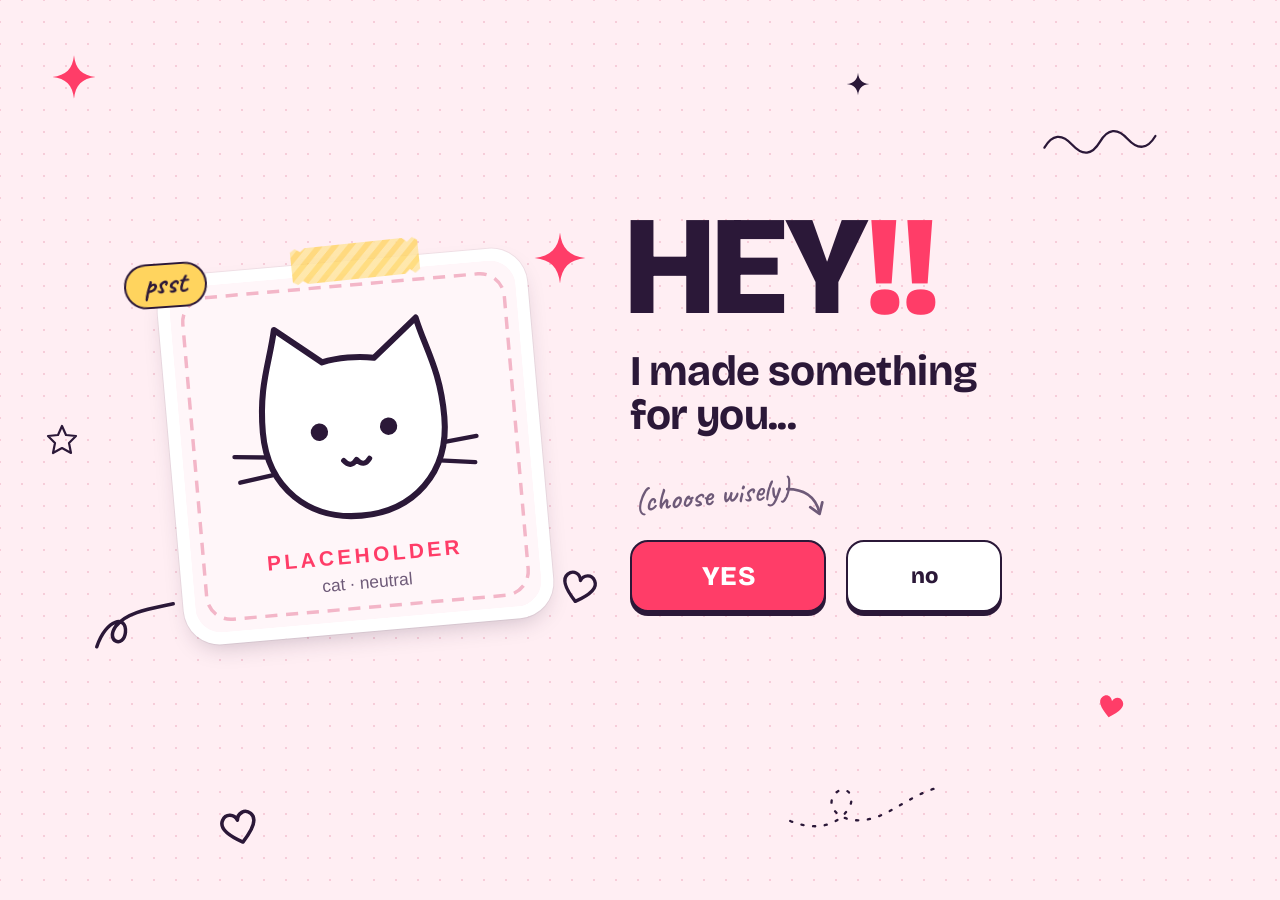
<file: index.html>
<!DOCTYPE html>
<html lang="en">
<head>
  <meta charset="UTF-8">
  <meta name="viewport" content="width=device-width, initial-scale=1, viewport-fit=cover">
  <meta name="theme-color" content="#ffeef3">
  <meta name="description" content="a little something for you">
  <title>a little something for you</title>
  <link rel="icon" href="data:image/svg+xml,%3Csvg xmlns='http://www.w3.org/2000/svg' viewBox='0 0 32 32'%3E%3Cpath d='M16 28C5 20 2 14 5 9c3-5 9-4 11 1 2-5 8-6 11-1 3 5 0 11-11 19z' fill='%23ff3d68' stroke='%232b1838' stroke-width='2.5'/%3E%3C/svg%3E">

  <link rel="preload" href="assets/fonts/bricolage-grotesque.woff2" as="font" type="font/woff2" crossorigin>
  <link rel="preload" href="assets/fonts/caveat.woff2" as="font" type="font/woff2" crossorigin>

  <link rel="stylesheet" href="css/fonts.css">
  <link rel="stylesheet" href="css/tokens.css">
  <link rel="stylesheet" href="css/base.css">
  <link rel="stylesheet" href="css/components.css">
  <link rel="stylesheet" href="css/scenes.css">
  <link rel="stylesheet" href="css/motion.css">

  <!-- content first, then the engine -->
  <script src="js/config.js" defer></script>
  <script src="js/utils.js" defer></script>
  <script src="js/reactions.js" defer></script>
  <script src="js/scenes.js" defer></script>
  <script src="js/intro.js" defer></script>
  <script src="js/opening.js" defer></script>
  <script src="js/reveal.js" defer></script>
  <script src="js/music.js" defer></script>
  <script src="js/song.js" defer></script>
  <script src="js/lightbox.js" defer></script>
  <script src="js/lore.js" defer></script>
  <script src="js/memories.js" defer></script>
  <script src="js/letter.js" defer></script>
  <script src="js/easter-egg.js" defer></script>
  <script src="js/parallax.js" defer></script>
  <script src="js/main.js" defer></script>
</head>
<body>

  <noscript>
    <p class="noscript">this surprise needs JavaScript turned on ♡</p>
  </noscript>

  <!-- doodle sprite: draw once, <use> anywhere -->
  <svg width="0" height="0" style="position:absolute" aria-hidden="true" focusable="false">
    <symbol id="d-sparkle" viewBox="0 0 34 34"><path d="M17 1c1 10 6 15 16 16-10 1-15 6-16 16-1-10-6-15-16-16 10-1 15-6 16-16z"/></symbol>
    <symbol id="d-heart" viewBox="0 0 26 24"><path d="M13 22C4 15 1 10 4 6c3-4 8-2 9 2 1-4 6-6 9-2 3 4 0 9-9 16z"/></symbol>
    <symbol id="d-swirl" viewBox="0 0 54 34"><path d="M3 30c6-18 19-20 18-9-1 10-13 6-6-4 7-9 22-11 36-14"/></symbol>
    <symbol id="d-arrow" viewBox="0 0 32 30"><path d="M2 3c12 1 22 7 24 21"/><path d="M19 19l7 6 3-9"/></symbol>
    <symbol id="d-wave" viewBox="0 0 120 30"><path d="M3 15c9-12 18-12 27 0s18 12 27 0 18-12 27 0 18 12 27 0"/></symbol>
    <symbol id="d-star" viewBox="0 0 34 34"><path d="M17 3l4 9 10 1-7 7 2 10-9-5-9 5 2-10-7-7 10-1z"/></symbol>
    <symbol id="i-play" viewBox="0 0 24 24"><path d="M8 4.8v14.4a1 1 0 0 0 1.5.86l11.2-7.2a1 1 0 0 0 0-1.72L9.5 3.94A1 1 0 0 0 8 4.8z" fill="currentColor"/></symbol>
    <symbol id="i-pause" viewBox="0 0 24 24"><rect x="5.5" y="4" width="4.6" height="16" rx="1.4" fill="currentColor"/><rect x="13.9" y="4" width="4.6" height="16" rx="1.4" fill="currentColor"/></symbol>
    <symbol id="i-vol" viewBox="0 0 24 24"><path d="M3 9.5v5h4l5 4.5v-14l-5 4.5z" fill="currentColor"/><path d="M15.5 9a4 4 0 0 1 0 6M18 6.5a7.5 7.5 0 0 1 0 11" fill="none" stroke="currentColor" stroke-width="2" stroke-linecap="round"/></symbol>
    <symbol id="i-mute" viewBox="0 0 24 24"><path d="M3 9.5v5h4l5 4.5v-14l-5 4.5z" fill="currentColor"/><path d="M16 9.5l5 5M21 9.5l-5 5" fill="none" stroke="currentColor" stroke-width="2" stroke-linecap="round"/></symbol>
    <symbol id="d-pencil" viewBox="0 0 40 40"><path d="M7 33l3-11L27 5l8 8-17 17zM10 22l8 8M24 8l8 8"/></symbol>
    <symbol id="d-book" viewBox="0 0 44 34"><path d="M22 8C16 3 9 3 3 5v24c6-2 13-2 19 3 6-5 13-5 19-3V5c-6-2-13-2-19 3zM22 8v24"/></symbol>
    <symbol id="d-fries" viewBox="0 0 36 40"><path d="M7 17h22l-3 21H10zM11 17V6M16 17V3M21 17V5M25 17V8M12 26c3 2 9 2 12 0"/></symbol>
    <symbol id="d-flower" viewBox="0 0 36 36"><circle cx="18" cy="9" r="6"/><circle cx="27" cy="18" r="6"/><circle cx="18" cy="27" r="6"/><circle cx="9" cy="18" r="6"/><circle cx="18" cy="18" r="3.5"/></symbol>
    <symbol id="i-prev" viewBox="0 0 24 24"><path d="M15 5l-7 7 7 7" fill="none" stroke="currentColor" stroke-width="3" stroke-linecap="round" stroke-linejoin="round"/></symbol>
    <symbol id="i-next" viewBox="0 0 24 24"><path d="M9 5l7 7-7 7" fill="none" stroke="currentColor" stroke-width="3" stroke-linecap="round" stroke-linejoin="round"/></symbol>
    <symbol id="i-close" viewBox="0 0 24 24"><path d="M6 6l12 12M18 6L6 18" fill="none" stroke="currentColor" stroke-width="3" stroke-linecap="round"/></symbol>
    <symbol id="d-loop" viewBox="0 0 150 60"><path d="M3 45c25 10 45 4 55-12 8-14-6-24-14-12-9 13 10 28 34 22 22-5 42-26 68-30" stroke-dasharray="2 9"/></symbol>
  </svg>

  <!-- screen-reader announcements (cat reactions, status) -->
  <p id="live" class="sr-only" aria-live="polite"></p>

  <main id="experience">

    <!-- ============================================================
         1 · INTRO
    ============================================================= -->
    <section class="scene scene--intro" data-scene="intro" aria-labelledby="intro-title" hidden>

      <!-- desktop-only decoration scattered around the composition -->
      <div class="intro__decor" aria-hidden="true">
        <span class="decor decor--1" data-depth="-16"><svg class="doodle doodle--accent doodle--filled doodle--drift" viewBox="0 0 34 34"><use href="#d-sparkle"/></svg></span>
        <span class="decor decor--2" data-depth="12"><svg class="doodle doodle--drift-slow" viewBox="0 0 26 24"><use href="#d-heart"/></svg></span>
        <span class="decor decor--3" data-depth="10"><svg class="doodle" viewBox="0 0 120 30"><use href="#d-wave"/></svg></span>
        <span class="decor decor--4" data-depth="-12"><svg class="doodle doodle--accent doodle--filled doodle--drift" viewBox="0 0 26 24"><use href="#d-heart"/></svg></span>
        <span class="decor decor--5" data-depth="8"><svg class="doodle doodle--drift-slow" viewBox="0 0 34 34"><use href="#d-star"/></svg></span>
        <span class="decor decor--6" data-depth="-8"><svg class="doodle doodle--filled doodle--drift" viewBox="0 0 34 34"><use href="#d-sparkle"/></svg></span>
        <span class="decor decor--7" data-depth="6"><svg class="doodle" viewBox="0 0 150 60"><use href="#d-loop"/></svg></span>
      </div>

      <div class="scene__inner intro__inner">

        <div class="intro__cat" data-stagger data-depth="5">
          <span class="tag intro__tag" data-text="intro.tag">psst</span>
          <span class="tape"></span>
          <div class="sticker">
            <img id="intro-cat" class="sticker__media" src="" alt="" width="460" height="460">
          </div>
          <svg class="doodle doodle--accent doodle--filled doodle--drift intro__sparkle" viewBox="0 0 34 34" aria-hidden="true"><use href="#d-sparkle"/></svg>
          <svg class="doodle doodle--drift-slow intro__heart" viewBox="0 0 26 24" aria-hidden="true"><use href="#d-heart"/></svg>
          <svg class="doodle intro__swirl" viewBox="0 0 54 34" aria-hidden="true"><use href="#d-swirl"/></svg>
        </div>

        <div class="intro__copy">
          <h1 id="intro-title" class="intro__title" data-stagger>HEY!!</h1>
          <p class="intro__line" data-stagger data-text="intro.line">I made something for you...</p>

          <div class="intro__choices" data-stagger>
            <p class="intro__hint hand" aria-hidden="true">
              <span data-text="intro.hint">(choose wisely)</span>
              <svg class="doodle intro__hint-arrow" viewBox="0 0 32 30"><use href="#d-arrow"/></svg>
            </p>
            <button class="btn btn--primary intro__yes" type="button" data-text="intro.yes">YES</button>
            <button class="btn intro__no" type="button" data-text="intro.no">no</button>
          </div>

          <p class="intro__reply hand" aria-live="polite" data-stagger></p>
        </div>
      </div>
    </section>

    <!-- ============================================================
         2 · OPENING
    ============================================================= -->
    <section class="scene" data-scene="opening" aria-label="opening your surprise" hidden>
      <div class="scene__inner opening__inner">
        <div class="opening__cat" data-stagger>
          <div class="sticker">
            <img id="opening-cat" class="sticker__media" src="" alt="" width="132" height="132">
          </div>
        </div>
        <p class="opening__text hand" data-stagger data-focus>
          <span data-text="opening.text">opening</span><span class="opening__dots" aria-hidden="true"><span>.</span><span>.</span><span>.</span></span>
        </p>
        <div class="opening__bar" data-stagger aria-hidden="true"><div class="opening__fill"></div></div>
      </div>
    </section>

    <!-- ============================================================
         3 · REVEAL — the payoff
    ============================================================= -->
    <section class="scene scene--reveal" data-scene="reveal" aria-labelledby="reveal-title" hidden>

      <!-- slow floating hearts & stars behind everything -->
      <div class="reveal__ambient" aria-hidden="true">
        <svg class="floaty floaty--1 doodle doodle--accent doodle--filled" viewBox="0 0 26 24"><use href="#d-heart"/></svg>
        <svg class="floaty floaty--2 doodle" viewBox="0 0 34 34"><use href="#d-star"/></svg>
        <svg class="floaty floaty--3 doodle doodle--filled" viewBox="0 0 34 34"><use href="#d-sparkle"/></svg>
        <svg class="floaty floaty--4 doodle" viewBox="0 0 26 24"><use href="#d-heart"/></svg>
        <svg class="floaty floaty--5 doodle doodle--accent doodle--filled" viewBox="0 0 34 34"><use href="#d-sparkle"/></svg>
        <svg class="floaty floaty--6 doodle doodle--accent doodle--filled" viewBox="0 0 26 24"><use href="#d-heart"/></svg>
        <svg class="floaty floaty--7 doodle" viewBox="0 0 34 34"><use href="#d-star"/></svg>
        <svg class="floaty floaty--8 doodle doodle--filled" viewBox="0 0 34 34"><use href="#d-sparkle"/></svg>
      </div>

      <div class="scene__inner reveal__inner">

        <div class="reveal__copy">
          <span class="tag reveal__kicker" data-text="reveal.kicker">surprise!!</span>
          <!-- visual title is split into letters by js/reveal.js; screen readers get the plain text -->
          <h2 id="reveal-title" class="reveal__title" data-focus>
            <span class="sr-only reveal__title-text"></span>
            <span class="reveal__title-visual" aria-hidden="true"></span>
          </h2>
          <p class="reveal__name"><span class="reveal__name-text" data-text="name">[NAME]</span></p>
        </div>

        <div class="reveal__cat" data-depth="4">
          <span class="tape tape--b"></span>
          <button id="reveal-cat" class="sticker reveal__sticker" type="button" aria-label="the birthday cat">
            <img class="sticker__media" src="" alt="" width="380" height="380">
          </button>
          <svg class="doodle doodle--accent doodle--filled reveal__spark reveal__spark--a" viewBox="0 0 34 34" aria-hidden="true"><use href="#d-sparkle"/></svg>
          <svg class="doodle reveal__spark reveal__spark--b" viewBox="0 0 34 34" aria-hidden="true"><use href="#d-sparkle"/></svg>
        </div>

        <ul class="reveal__goofy" aria-label="goofy pictures"></ul>
      </div>

      <!-- appears once the reveal has played; scrolling works just as well -->
      <button class="cue hand" type="button" hidden>
        <span data-text="reveal.more">there's more</span>
        <svg class="doodle cue__arrow" viewBox="0 0 24 30" aria-hidden="true"><path d="M12 3v22M5 18l7 8 7-8"/></svg>
      </button>
    </section>

    <!-- ============================================================
         4 · SONG — "okay, now listen to this"
         Never autoplays. The player only starts on a press.
    ============================================================= -->
    <section class="scene scene--song" data-scene="song" aria-labelledby="song-heading" hidden>
      <div class="scene__inner song__inner">

        <div class="song__copy">
          <span class="tag song__kicker" data-stagger data-text="song.kicker">okay okay okay</span>
          <h2 id="song-heading" class="song__heading" tabindex="-1" data-stagger data-text="song.heading">now listen to this</h2>
        </div>

        <!-- the cassette: reels turn while playing, tape winds with progress -->
        <div class="song__deck" data-stagger>
          <span class="tape song__deck-tape"></span>
          <div class="cassette" aria-hidden="true">
            <svg class="cassette__art" viewBox="0 0 400 254">
              <rect x="3" y="3" width="394" height="248" rx="22" class="c-body"/>
              <g class="c-screws"><circle cx="20" cy="20" r="6"/><circle cx="380" cy="20" r="6"/><circle cx="20" cy="234" r="6"/><circle cx="380" cy="234" r="6"/></g>
              <rect x="34" y="24" width="332" height="152" rx="14" class="c-label"/>
              <rect x="34" y="150" width="332" height="10" class="c-stripe-a"/>
              <rect x="34" y="160" width="332" height="8" class="c-stripe-b"/>
              <rect x="100" y="88" width="200" height="56" rx="28" class="c-window"/>
              <circle cx="150" cy="116" r="24" class="c-spool c-spool--l"/>
              <circle cx="250" cy="116" r="24" class="c-spool c-spool--r"/>
              <g class="c-reel c-reel--l"><circle cx="150" cy="116" r="15" class="c-hub"/><path d="M150 103v6M161 122.5l-5-3M139 122.5l5-3" class="c-teeth"/></g>
              <g class="c-reel c-reel--r"><circle cx="250" cy="116" r="15" class="c-hub"/><path d="M250 103v6M261 122.5l-5-3M239 122.5l5-3" class="c-teeth"/></g>
              <path d="M92 251l18-46h180l18 46" class="c-foot"/>
              <circle cx="146" cy="230" r="7" class="c-hole"/><circle cx="254" cy="230" r="7" class="c-hole"/>
            </svg>
            <div class="cassette__label">
              <span class="cassette__side">A</span>
              <span class="cassette__title hand" data-text="song.title">[SONG TITLE]</span>
            </div>
          </div>
          <div class="song__cat">
            <div class="sticker"><img id="song-cat" class="sticker__media" src="" alt="" width="140" height="140"></div>
          </div>
        </div>

        <div class="player" data-stagger role="group" aria-labelledby="player-title">
          <div class="player__meta">
            <p id="player-title" class="player__title" data-text="song.title">[SONG TITLE]</p>
            <p class="player__artist" data-text="song.artist">[SONG ARTIST]</p>
          </div>

          <div class="player__main">
            <button class="player__play" type="button" aria-label="Play">
              <svg class="player__icon" aria-hidden="true"><use href="#i-play"/></svg>
            </button>
            <div class="player__progress">
              <input class="range player__seek" type="range" min="0" max="0" step="1" value="0" aria-label="Song position">
              <div class="player__times" aria-hidden="true"><span class="player__now">0:00</span><span class="player__dur">--:--</span></div>
            </div>
          </div>

          <div class="player__volume">
            <button class="player__mute" type="button" aria-label="Mute" aria-pressed="false">
              <svg aria-hidden="true"><use href="#i-vol"/></svg>
            </button>
            <input class="range player__vol" type="range" min="0" max="100" step="5" value="80" aria-label="Volume">
            <p class="player__hint hand" data-text="song.hint">(press play whenever you're ready — volume up)</p>
          </div>

          <p class="player__missing" hidden></p>
        </div>
      </div>

      <button class="cue hand" type="button" hidden>
        <span data-text="song.more">there's more</span>
        <svg class="doodle cue__arrow" viewBox="0 0 24 30" aria-hidden="true"><path d="M12 3v22M5 18l7 8 7-8"/></svg>
      </button>
    </section>

    <!-- ============================================================
         5 · MEMORIES — photo scrapbook + OUR ICONIC LORE notebook
         Photos and notes come from config.js (memories / lore).
    ============================================================= -->
    <section class="scene scene--memories" data-scene="memories" aria-labelledby="memories-heading" hidden>

      <!-- part 1: the photo scrapbook -->
      <div class="scene__inner mem__inner">
        <header class="mem__aside">
          <div class="mem__aside-sticky">
            <span class="tag mem__kicker" data-stagger data-text="memories.kicker">remember these?</span>
            <h2 id="memories-heading" class="mem__heading" tabindex="-1" data-stagger data-text="memories.heading">our little moments</h2>
            <p class="mem__note hand" data-stagger>
              <span data-text="memories.note">(click a photo to see it bigger)</span>
              <svg class="doodle mem__note-arrow" viewBox="0 0 32 30" aria-hidden="true"><use href="#d-arrow"/></svg>
            </p>
            <div class="mem__cat" data-stagger aria-hidden="true">
              <span class="tape tape--b"></span>
              <div class="sticker"><img id="mem-cat" class="sticker__media" src="" alt="" width="150" height="150"></div>
            </div>
          </div>
        </header>

        <ul class="mem__wall" aria-label="photos"></ul>
      </div>

      <button class="cue cue--inline hand" type="button" hidden>
        <span data-text="memories.more">there's more</span>
        <svg class="doodle cue__arrow" viewBox="0 0 24 30" aria-hidden="true"><path d="M12 3v22M5 18l7 8 7-8"/></svg>
      </button>

      <!-- part 2: OUR ICONIC LORE — an open notebook of 7 sticky notes -->
      <div class="lore" aria-labelledby="lore-heading">
        <div class="notebook">
          <div class="notebook__page notebook__page--left">
            <span class="lore__stamp" data-text="lore.stamp" aria-hidden="true">certified iconic</span>
            <h2 id="lore-heading" class="lore__heading hand" tabindex="-1"></h2>
            <p class="lore__subtitle hand" data-text="lore.subtitle">the moments that live rent free in my head...</p>
            <div class="lore__keeper" aria-hidden="true">
              <span class="tape"></span>
              <div class="sticker"><img id="lore-cat" class="sticker__media" src="" alt="" width="140" height="140"></div>
            </div>
            <p class="lore__hint hand" data-text="lore.hint">(arrows, dots, keyboard or swipe)</p>
            <svg class="doodle doodle--accent doodle--filled lore__deco lore__deco--a" viewBox="0 0 34 34" aria-hidden="true"><use href="#d-sparkle"/></svg>
            <svg class="doodle lore__deco lore__deco--b" viewBox="0 0 26 24" aria-hidden="true"><use href="#d-heart"/></svg>
            <svg class="doodle lore__deco lore__deco--c" viewBox="0 0 34 34" aria-hidden="true"><use href="#d-star"/></svg>
          </div>

          <div class="notebook__rings" aria-hidden="true"><i></i><i></i><i></i><i></i><i></i><i></i><i></i><i></i><i></i></div>

          <div class="notebook__page notebook__page--right">
            <div class="lore__stage" role="group" aria-roledescription="carousel" aria-label="our iconic lore">
              <div class="lore__stack" aria-hidden="true"><span></span><span></span></div>
              <article class="note" aria-roledescription="slide"></article>
            </div>
            <div class="lore__controls">
              <button class="lore__arrow lore__prev" type="button" aria-label="Previous memory"><svg aria-hidden="true"><use href="#i-prev"/></svg></button>
              <div class="lore__dots" role="group" aria-label="choose a memory"></div>
              <p class="lore__count" aria-hidden="true"><span class="lore__now">01</span> / <span class="lore__total">07</span></p>
              <button class="lore__arrow lore__next" type="button" aria-label="Next memory"><svg aria-hidden="true"><use href="#i-next"/></svg></button>
            </div>
          </div>
        </div>
      </div>

      <button class="cue cue--inline cue--letter hand" type="button" hidden>
        <span data-text="memories.toLetter">one more thing</span>
        <svg class="doodle cue__arrow" viewBox="0 0 24 30" aria-hidden="true"><path d="M12 3v22M5 18l7 8 7-8"/></svg>
      </button>
    </section>

    <!-- ============================================================
         6 · LETTER — an envelope that opens into a handwritten letter
         All words come from config.js → letter.
    ============================================================= -->
    <section class="scene scene--letter" data-scene="letter" aria-labelledby="letter-heading" hidden>
      <div class="scene__inner letter__inner">

        <header class="letter__head">
          <span class="tag letter__kicker" data-stagger data-text="letter.kicker">one last thing…</span>
          <h2 id="letter-heading" class="letter__heading" tabindex="-1" data-stagger data-text="letter.heading">there's a letter for you</h2>
        </header>

        <div class="letter__stage" data-stagger>
          <svg class="doodle doodle--accent doodle--filled letter__deco letter__deco--a" viewBox="0 0 26 24" aria-hidden="true"><use href="#d-heart"/></svg>
          <svg class="doodle letter__deco letter__deco--b" viewBox="0 0 34 34" aria-hidden="true"><use href="#d-sparkle"/></svg>
          <svg class="doodle letter__deco letter__deco--c" viewBox="0 0 26 24" aria-hidden="true"><use href="#d-heart"/></svg>

          <div class="letter__env-wrap">
            <span class="tape letter__env-tape" aria-hidden="true"></span>
            <button class="envelope" type="button" aria-expanded="false" aria-controls="letter-paper">
              <span class="sr-only" data-text="letter.openLabel">Open the letter</span>
              <span class="env__back" aria-hidden="true"></span>
              <span class="env__peek" aria-hidden="true"><i></i><i></i><i></i><i></i></span>
              <svg class="env__front" viewBox="0 0 300 200" preserveAspectRatio="none" aria-hidden="true">
                <path d="M2 2L150 116L298 2V198H2Z"/>
              </svg>
              <span class="env__to hand" aria-hidden="true"><span data-text="letter.envelopeTo">for</span> <span class="env__name" data-text="name">[NAME]</span></span>
              <span class="env__flap" aria-hidden="true">
                <svg viewBox="0 0 300 120" preserveAspectRatio="none"><path d="M2 2H298L150 118Z"/></svg>
              </span>
              <span class="env__seal" aria-hidden="true">
                <svg class="doodle doodle--filled" viewBox="0 0 26 24"><use href="#d-heart"/></svg>
              </span>
            </button>
            <div class="letter__cat sticker" aria-hidden="true"><img id="letter-cat" class="sticker__media" src="" alt="" width="120" height="120"></div>
          </div>

          <p class="letter__hint hand" data-text="letter.hint">(open it whenever you're ready)</p>
        </div>

        <article id="letter-paper" class="paper" tabindex="-1" aria-labelledby="letter-heading" hidden>
          <span class="tape paper__tape paper__tape--l" aria-hidden="true"></span>
          <span class="tape tape--b paper__tape paper__tape--r" aria-hidden="true"></span>
          <p class="paper__greeting hand"></p>
          <div class="paper__body hand"></div>
          <p class="paper__signoff hand"></p>
          <p class="paper__signature hand"></p>
          <div class="paper__cat sticker" aria-hidden="true"><img id="paper-cat" class="sticker__media" src="" alt="" width="110" height="110"></div>
          <svg class="doodle doodle--accent doodle--filled paper__heart paper__heart--a" viewBox="0 0 26 24" aria-hidden="true"><use href="#d-heart"/></svg>
          <svg class="doodle paper__heart paper__heart--b" viewBox="0 0 26 24" aria-hidden="true"><use href="#d-heart"/></svg>
        </article>

        <button class="btn letter__replay" type="button" hidden>
          <span data-text="letter.replay">fold it back up</span>
        </button>
      </div>
    </section>

  </main>
</body>
</html>
</file>
<file: css/fonts.css>
/* ================================================================
   FONTS — self-hosted (SIL Open Font License), latin subset.
   Works offline and when opened by double-clicking index.html.
================================================================= */
@font-face{
  font-family: "Bricolage Grotesque";
  font-style: normal;
  font-weight: 600 800;
  font-display: swap;
  src: url("../assets/fonts/bricolage-grotesque.woff2") format("woff2");
}
@font-face{
  font-family: "Caveat";
  font-style: normal;
  font-weight: 600 700;
  font-display: swap;
  src: url("../assets/fonts/caveat.woff2") format("woff2");
}
@font-face{
  font-family: "Figtree";
  font-style: normal;
  font-weight: 400 700;
  font-display: swap;
  src: url("../assets/fonts/figtree.woff2") format("woff2");
}
</file>
<file: css/tokens.css>
/* ================================================================
   DESIGN TOKENS — colour, type, space, motion.
   Change the look of the whole site from here.
================================================================= */
:root{
  /* colour — strawberry milk base, plum ink, one cherry accent */
  --bg:            #ffeef3;
  --bg-dot:        #f6cdd9;
  --surface:       #ffffff;
  --ink:           #2b1838;
  --ink-soft:      #6e5a78;
  --accent:        #ff3d68;
  --accent-press:  #e02752;
  --butter:        #ffd45e;
  --sky:           #9ad8ff;
  --lilac:         #cdb8ff;

  /* washi tape (semi-transparent so it reads as tape over things) */
  --tape-a: color-mix(in srgb, var(--butter) 78%, transparent);
  --tape-b: color-mix(in srgb, var(--sky) 72%, transparent);

  /* type */
  --font-display: "Bricolage Grotesque", "Arial Rounded MT Bold", system-ui, sans-serif;
  --font-body:    "Figtree", system-ui, -apple-system, "Segoe UI", sans-serif;
  --font-hand:    "Caveat", "Segoe Print", "Bradley Hand", cursive;

  /* space */
  --gutter: 20px;           /* 32px from tablet up — see bottom of file */
  --radius-sm: 12px;
  --radius:    18px;
  --radius-lg: 28px;

  /* depth — hard offset "sticker" shadows rather than glow */
  --shadow-chunky: 0 4px 0 var(--ink);
  --shadow-chunky-press: 0 1px 0 var(--ink);
  --shadow-soft: 0 10px 24px -10px rgba(43, 24, 56, .28);

  /* motion — weighted, never bouncy-cartoon */
  --ease-out:    cubic-bezier(.2, .8, .2, 1);
  --ease-in-out: cubic-bezier(.65, 0, .35, 1);
  --ease-spring: cubic-bezier(.34, 1.36, .64, 1);   /* mild overshoot, used sparingly */
  --dur-fast: 160ms;
  --dur:      320ms;
  --dur-slow: 640ms;

  /* layout */
  --vh: 100vh;
  --safe-top:    env(safe-area-inset-top, 0px);
  --safe-bottom: env(safe-area-inset-bottom, 0px);
}

@supports (height: 100svh){
  :root{ --vh: 100svh; }
}

@media (min-width: 768px){
  :root{ --gutter: 32px; }
}
</file>
<file: css/base.css>
/* ================================================================
   BASE — reset, page canvas, typography, accessibility helpers
================================================================= */
*, *::before, *::after{ box-sizing: border-box; }
*{ margin: 0; }

html{
  -webkit-text-size-adjust: 100%;
  text-size-adjust: 100%;
  background: var(--bg);
}

body{
  min-height: var(--vh);
  font-family: var(--font-body);
  font-size: 16px;
  line-height: 1.5;
  color: var(--ink);
  /* dotted-notebook canvas: stationery, not old paper */
  background-color: var(--bg);
  background-image: radial-gradient(var(--bg-dot) 1.2px, transparent 1.4px);
  background-size: 22px 22px;
  background-position: 11px 11px;
  overflow-x: hidden;
  -webkit-font-smoothing: antialiased;
  -webkit-tap-highlight-color: transparent;
}

img, video, svg{ display: block; max-width: 100%; }

button{
  font: inherit;
  color: inherit;
  background: none;
  border: 0;
  padding: 0;
  cursor: pointer;
  touch-action: manipulation;
}

h1, h2, h3{
  font-family: var(--font-display);
  font-weight: 800;
  line-height: 1;
  letter-spacing: -0.02em;
}

.hand{
  font-family: var(--font-hand);
  font-weight: 600;
  line-height: 1.1;
}

/* visible, on-brand focus for keyboard users only */
:focus{ outline: none; }
:focus-visible{
  outline: 3px solid var(--ink);
  outline-offset: 4px;
  border-radius: 6px;
}
/* headings focused by the scene controller shouldn't show a ring */
[tabindex="-1"]:focus-visible{ outline: none; }

.sr-only{
  position: absolute !important;
  width: 1px; height: 1px;
  padding: 0; margin: -1px;
  overflow: hidden;
  clip: rect(0 0 0 0);
  white-space: nowrap;
  border: 0;
}

[hidden]{ display: none !important; }

/* shown only if JavaScript is off */
.noscript{
  min-height: var(--vh);
  display: grid;
  place-items: center;
  padding: var(--gutter);
  text-align: center;
  font-family: var(--font-display);
  font-size: 22px;
}

/* page scroll lock while a modal (lightbox) is open */
html.is-locked{ overflow: hidden; padding-right: var(--sbw, 0px); }
</file>
<file: css/components.css>
/* ================================================================
   COMPONENTS — reusable pieces shared by every scene
================================================================= */

/* ---------- chunky button ----------
   Offset ink shadow; pressing pushes the button down into it. */
.btn{
  --btn-bg: var(--surface);
  --btn-fg: var(--ink);
  position: relative;
  display: inline-flex;
  align-items: center;
  justify-content: center;
  min-height: 56px;
  min-width: 120px;
  padding: 0 28px;
  border: 2.5px solid var(--ink);
  border-radius: var(--radius);
  background: var(--btn-bg);
  color: var(--btn-fg);
  font-family: var(--font-display);
  font-size: 20px;
  font-weight: 800;
  letter-spacing: .01em;
  box-shadow: var(--shadow-chunky);
  transition:
    transform var(--dur-fast) var(--ease-out),
    box-shadow var(--dur-fast) var(--ease-out),
    background-color var(--dur) var(--ease-out);
  user-select: none;
}

.btn:active{
  transform: translateY(3px);
  box-shadow: var(--shadow-chunky-press);
}

@media (hover: hover){
  .btn:hover{ transform: translateY(-2px); box-shadow: 0 6px 0 var(--ink); }
  .btn:active{ transform: translateY(3px); box-shadow: var(--shadow-chunky-press); }
}

.btn--primary{
  --btn-bg: var(--accent);
  --btn-fg: #fff;
}
.btn--primary:active{ --btn-bg: var(--accent-press); }

/* ---------- sticker frame ----------
   White die-cut border around a cat / photo. */
.sticker{
  position: relative;
  display: inline-block;
  padding: 8px;
  background: var(--surface);
  border-radius: 26px;
  box-shadow: var(--shadow-soft), 0 0 0 1px rgba(43, 24, 56, .06);
  transform: rotate(var(--tilt, -3deg));
}

.sticker__media{
  width: 100%;
  height: auto;               /* let aspect-ratio win over the height attribute */
  aspect-ratio: 1;
  object-fit: cover;
  border-radius: 19px;
  background: #fff6f9;
}

/* ---------- washi tape ---------- */
.tape{
  position: absolute;
  width: 86px;
  height: 26px;
  background:
    repeating-linear-gradient(135deg,
      rgba(255, 255, 255, .35) 0 6px,
      transparent 6px 12px),
    var(--tape-a);
  /* torn ends */
  clip-path: polygon(
    0 8%, 4% 0, 8% 10%, 12% 0, 88% 0, 92% 12%, 96% 0, 100% 10%,
    100% 90%, 96% 100%, 92% 88%, 88% 100%, 12% 100%, 8% 90%, 4% 100%, 0 92%);
  transform: rotate(var(--tape-tilt, -6deg));
  pointer-events: none;
}
.tape--b{ background-color: transparent; background-image:
  repeating-linear-gradient(90deg, rgba(255,255,255,.4) 0 3px, transparent 3px 10px),
  linear-gradient(var(--tape-b), var(--tape-b)); }

/* ---------- handwritten tag ---------- */
.tag{
  display: inline-block;
  padding: 2px 12px 4px;
  border: 2px solid var(--ink);
  border-radius: 999px;
  background: var(--butter);
  font-family: var(--font-hand);
  font-size: 22px;
  font-weight: 700;
  line-height: 1.1;
  transform: rotate(-4deg);
}

/* ---------- doodles (inline SVG, drawn in ink/accent) ---------- */
.doodle{
  position: absolute;
  pointer-events: none;
  color: var(--ink);
  fill: none;
  stroke: currentColor;
  stroke-width: 2.2;
  stroke-linecap: round;
  stroke-linejoin: round;
}
.doodle--accent{ color: var(--accent); }
.doodle--filled{ fill: currentColor; stroke: none; }

/* ---------- cat reaction toast ----------
   A cat sticker that pops in from the screen edge with a line of text. */
.reaction{
  position: fixed;
  left: 50%;
  bottom: calc(18px + var(--safe-bottom));
  z-index: 80;
  display: flex;
  align-items: center;
  gap: 12px;
  width: max-content;
  max-width: calc(100vw - 2 * var(--gutter));
  padding: 8px 18px 8px 8px;
  background: var(--surface);
  border: 2.5px solid var(--ink);
  border-radius: 999px;
  box-shadow: var(--shadow-chunky);
  transform: translateX(-50%);
  pointer-events: none;
}
.reaction__cat{
  width: 52px;
  height: 52px;
  flex: none;
  border-radius: 50%;
  object-fit: cover;
  background: #fff6f9;
}
.reaction__text{
  font-family: var(--font-hand);
  font-size: 22px;
  font-weight: 700;
  line-height: 1.1;
}

/* ---------- polaroid ----------
   Used for the goofy pictures (and later the memories). */
.polaroid{
  position: relative;
  display: flex;
  flex-direction: column;
  width: 100%;
  padding: 9px 9px 0;
  background: var(--surface);
  border-radius: 6px;
  box-shadow: var(--shadow-soft), 0 0 0 1px rgba(43, 24, 56, .05);
  transform: rotate(var(--tilt, -2deg));
  transition: transform var(--dur) var(--ease-out), box-shadow var(--dur) var(--ease-out);
  text-align: center;
}
.polaroid .tape{
  top: -13px;
  left: 50%;
  width: 64px;
  height: 22px;
  margin-left: -32px;
  z-index: 2;
}
.polaroid__media{
  width: 100%;
  height: auto;
  aspect-ratio: 1;
  object-fit: cover;
  border-radius: 3px;
}
.polaroid__caption{
  display: block;
  padding: 6px 4px 9px;
  font-size: 19px;
  line-height: 1.1;
  color: var(--ink);
}
@media (hover: hover){
  .polaroid:hover{
    transform: rotate(0deg) translateY(-6px);
    box-shadow: 0 18px 30px -14px rgba(43, 24, 56, .4), 0 0 0 1px rgba(43, 24, 56, .05);
  }
}

/* ---------- obvious placeholder for a missing image ---------- */
.ph{
  display: grid;
  place-content: center;
  gap: 4px;
  padding: 10px;
  background:
    repeating-linear-gradient(135deg, #fff 0 10px, #fff3f7 10px 20px);
  border: 2px dashed #f3b6c8;
  color: var(--accent);
  text-align: center;
}
.ph strong{
  font-family: var(--font-display);
  font-size: 13px;
  font-weight: 800;
  letter-spacing: .12em;
  text-transform: uppercase;
}
.ph span{
  font-size: 12px;
  color: var(--ink-soft);
}

/* ---------- little hearts (taps, bursts) ---------- */
.tap-heart{
  position: absolute;
  top: 6%;
  width: 22px;
  z-index: 4;
  pointer-events: none;
}
.burst{
  position: absolute;
  z-index: 3;
  pointer-events: none;
}

/* ---------- easter egg note ---------- */
.egg{
  position: fixed;
  inset: 0;
  z-index: 100;
  display: grid;
  place-items: center;
  padding: var(--gutter);
}
.egg__backdrop{
  position: absolute;
  inset: 0;
  background: rgba(43, 24, 56, .38);
}
.egg__card{
  position: relative;
  width: min(100%, 420px);
  padding: 34px 30px 28px;
  background: var(--surface);
  border: 2.5px solid var(--ink);
  border-radius: var(--radius-lg);
  box-shadow: 0 6px 0 var(--ink), 0 30px 60px -20px rgba(43, 24, 56, .5);
  text-align: center;
  transform: rotate(-1.5deg);
}
.egg__card .tape{ top: -15px; left: 50%; margin-left: -43px; }
.egg__cat{
  width: 120px;
  height: 120px;
  margin: 0 auto 12px;
  border-radius: 22px;
  object-fit: cover;
  transform: rotate(4deg);
  box-shadow: var(--shadow-soft);
}
.egg__title{
  font-size: 34px;
  color: var(--accent);
  transform: rotate(-2deg);
}
.egg__message{
  margin: 14px 0 24px;
  font-size: 18px;
  line-height: 1.5;
  white-space: pre-line;
}

/* ---------- "there's more" cue ---------- */
.cue{
  position: absolute;
  left: 50%;
  bottom: calc(14px + var(--safe-bottom));
  z-index: 2;
  display: inline-flex;
  flex-direction: column;
  align-items: center;
  gap: 2px;
  padding: 6px 14px;
  font-size: 24px;
  color: var(--ink-soft);
  translate: -50% 0;
  transition: color var(--dur) var(--ease-out);
}
/* in the flow of the page: between two parts, and on phones/tablets */
.cue--inline{
  position: static;
  translate: none;
  margin: clamp(28px, 6svh, 64px) auto;
}
@media (max-width: 1023px){
  .cue{ position: static; translate: none; margin: 22px auto 0; }
  .cue--inline{ margin: 36px auto; }
}
.cue__arrow{
  position: static;
  width: 16px;
  animation: cue-bob 2.4s var(--ease-in-out) infinite;
}
@media (hover: hover){ .cue:hover{ color: var(--accent); } }

/* ---------- range slider (seek / volume) ----------
   Track fills up to --p in the accent colour. */
.range{
  --p: 0%;
  -webkit-appearance: none;
  appearance: none;
  width: 100%;
  height: 28px;
  background: transparent;
  cursor: pointer;
}
.range:disabled{ cursor: default; opacity: .55; }
.range::-webkit-slider-runnable-track{
  height: 8px;
  border-radius: 999px;
  border: 2px solid var(--ink);
  background: linear-gradient(90deg, var(--accent) var(--p), var(--surface) var(--p));
}
.range::-moz-range-track{
  height: 8px;
  border-radius: 999px;
  border: 2px solid var(--ink);
  background: linear-gradient(90deg, var(--accent) var(--p), var(--surface) var(--p));
}
.range::-webkit-slider-thumb{
  -webkit-appearance: none;
  width: 20px;
  height: 20px;
  margin-top: -8px;
  border-radius: 50%;
  border: 2.5px solid var(--ink);
  background: var(--butter);
  box-shadow: 0 2px 0 var(--ink);
  transition: transform var(--dur-fast) var(--ease-out);
}
.range::-moz-range-thumb{
  width: 16px;
  height: 16px;
  border-radius: 50%;
  border: 2.5px solid var(--ink);
  background: var(--butter);
  box-shadow: 0 2px 0 var(--ink);
}
.range:active::-webkit-slider-thumb{ transform: scale(1.15); }
.range:focus-visible{ outline: none; }
.range:focus-visible::-webkit-slider-thumb{ outline: 3px solid var(--ink); outline-offset: 3px; }
.range:focus-visible::-moz-range-thumb{ outline: 3px solid var(--ink); outline-offset: 3px; }

/* ---------- cassette ---------- */
.cassette{
  position: relative;
  width: 100%;
  aspect-ratio: 400 / 254;
  container-type: inline-size;
  filter: drop-shadow(0 6px 0 var(--ink)) drop-shadow(0 22px 26px rgba(43, 24, 56, .22));
}
.cassette__art{ width: 100%; height: 100%; overflow: visible; }
.c-body   { fill: var(--surface); stroke: var(--ink); stroke-width: 4; }
.c-screws circle{ fill: none; stroke: var(--ink); stroke-width: 2.5; }
.c-label  { fill: #ffe3ea; stroke: var(--ink); stroke-width: 3; }
.c-stripe-a{ fill: var(--accent); }
.c-stripe-b{ fill: var(--butter); }
.c-window { fill: var(--ink); }
.c-spool  { fill: #7d4a63; transform-box: fill-box; transform-origin: center; transition: transform 400ms linear; }
.c-spool--l{ transform: scale(var(--spool-l, 1)); }
.c-spool--r{ transform: scale(var(--spool-r, .7)); }
.c-hub    { fill: var(--surface); }
.c-teeth  { stroke: var(--ink); stroke-width: 3; stroke-linecap: round; }
.c-reel   { transform-box: fill-box; transform-origin: center; animation: reel-spin 2.6s linear infinite paused; }
.is-playing .c-reel{ animation-play-state: running; }
.c-foot   { fill: var(--surface); stroke: var(--ink); stroke-width: 4; stroke-linejoin: round; }
.c-hole   { fill: var(--ink); }

/* handwriting on the cassette label, sized to the cassette itself */
.cassette__label{
  position: absolute;
  top: 11.5%;
  left: 11%;
  right: 11%;
  height: 21%;
  display: flex;
  align-items: center;
  gap: 3cqw;
}
.cassette__side{
  flex: none;
  display: grid;
  place-items: center;
  width: 7cqw;
  height: 7cqw;
  border: 2px solid var(--ink);
  border-radius: 50%;
  font-family: var(--font-display);
  font-size: 3.6cqw;
  font-weight: 800;
}
.cassette__title{
  min-width: 0;
  overflow: hidden;
  text-overflow: ellipsis;
  white-space: nowrap;
  font-size: 7cqw;
  border-bottom: 2px dashed rgba(43, 24, 56, .35);
  flex: 1;
  padding-bottom: .5cqw;
}

/* ---------- player card ---------- */
.player{
  position: relative;
  width: 100%;
  padding: 22px 22px 18px;
  background: var(--surface);
  border: 2.5px solid var(--ink);
  border-radius: var(--radius-lg);
  box-shadow: var(--shadow-chunky), var(--shadow-soft);
  text-align: left;
}
.player__title{
  font-family: var(--font-display);
  font-size: 26px;
  font-weight: 800;
  line-height: 1.05;
  letter-spacing: -0.015em;
  overflow-wrap: anywhere;
}
.player__artist{
  margin-top: 4px;
  font-size: 16px;
  font-weight: 500;
  color: var(--ink-soft);
}

.player__main{
  display: flex;
  align-items: center;
  gap: 16px;
  margin-top: 18px;
}
.player__play{
  flex: none;
  display: grid;
  place-items: center;
  width: 68px;
  height: 68px;
  border: 2.5px solid var(--ink);
  border-radius: 50%;
  background: var(--accent);
  color: #fff;
  box-shadow: var(--shadow-chunky);
  transition: transform var(--dur-fast) var(--ease-out), box-shadow var(--dur-fast) var(--ease-out), background-color var(--dur) var(--ease-out);
}
.player__play svg{ width: 30px; height: 30px; }
.player__play:active{ transform: translateY(3px); box-shadow: var(--shadow-chunky-press); }
@media (hover: hover){
  .player__play:hover{ transform: translateY(-2px) rotate(-4deg); box-shadow: 0 6px 0 var(--ink); }
  .player__play:active{ transform: translateY(3px); box-shadow: var(--shadow-chunky-press); }
}
.is-playing .player__play{ background: var(--ink); }
.is-missing .player__play{ background: #f3b6c8; cursor: help; }

.player__progress{ flex: 1; min-width: 0; }
.player__times{
  display: flex;
  justify-content: space-between;
  margin-top: 2px;
  font-size: 13px;
  font-weight: 700;
  font-variant-numeric: tabular-nums;
  color: var(--ink-soft);
}

.player__volume{
  display: flex;
  align-items: center;
  gap: 10px;
  margin-top: 14px;
  padding-top: 14px;
  border-top: 2px dashed rgba(43, 24, 56, .14);
}
.player__mute{
  flex: none;
  display: grid;
  place-items: center;
  width: 44px;
  height: 44px;
  border-radius: 50%;
  color: var(--ink);
  transition: background-color var(--dur) var(--ease-out);
}
.player__mute svg{ width: 24px; height: 24px; }
@media (hover: hover){ .player__mute:hover{ background: var(--bg); } }
.player__vol{ width: 110px; flex: none; }
.player__hint{
  margin-left: auto;
  font-size: 19px;
  color: var(--ink-soft);
  text-align: right;
  text-wrap: balance;
  transform: rotate(-2deg);
}
.player__missing{
  margin-top: 12px;
  padding: 8px 12px;
  border-radius: var(--radius-sm);
  background: #fff3f7;
  border: 2px dashed #f3b6c8;
  font-size: 14px;
  color: var(--accent);
}

/* touch devices can't set volume from the page (iOS) — mute stays */
@media (pointer: coarse){
  .player__vol{ display: none; }
}

/* ---------- sticky mini-player ---------- */
.mini{
  position: fixed;
  z-index: 70;
  right: calc(20px + env(safe-area-inset-right, 0px) + var(--sbw, 0px));
  bottom: calc(20px + var(--safe-bottom));
  display: flex;
  align-items: center;
  gap: 10px;
  width: min(340px, calc(100vw - 2 * var(--gutter)));
  padding: 7px 8px 7px 7px;
  background: var(--surface);
  border: 2.5px solid var(--ink);
  border-radius: 999px;
  box-shadow: var(--shadow-chunky), var(--shadow-soft);
}
.mini__cat{
  flex: none;
  width: 44px;
  height: 44px;
  border-radius: 50%;
  object-fit: cover;
  background: #fff6f9;
}
.mini__meta{
  flex: 1;
  min-width: 0;
  display: flex;
  flex-direction: column;
  line-height: 1.15;
}
.mini__title,
.mini__artist{
  overflow: hidden;
  text-overflow: ellipsis;
  white-space: nowrap;
}
.mini__title{ font-family: var(--font-display); font-weight: 800; font-size: 15px; }
.mini__artist{ font-size: 13px; color: var(--ink-soft); }
.mini__btn{
  flex: none;
  display: grid;
  place-items: center;
  width: 44px;
  height: 44px;
  border-radius: 50%;
}
.mini__btn svg{ width: 22px; height: 22px; }
.mini__play{
  background: var(--accent);
  color: #fff;
  border: 2px solid var(--ink);
}
.mini.is-playing .mini__play{ background: var(--ink); }
.mini.is-missing .mini__play{ background: #f3b6c8; }
@media (hover: hover){ .mini .player__mute:hover{ background: var(--bg); } }

/* on phones the mini-player spans the bottom; reactions sit above it */
@media (max-width: 1023px){
  .mini{ left: 50%; right: auto; translate: -50% 0; bottom: calc(12px + var(--safe-bottom)); }
  .has-mini .reaction{ bottom: calc(90px + var(--safe-bottom)); }
  .has-mini main{ padding-bottom: calc(76px + var(--safe-bottom)); }
}
/* the mini play button shares .player__play behaviour but keeps its own size */
.mini .mini__play{
  width: 44px;
  height: 44px;
  border-width: 2px;
  box-shadow: none;
}
.mini .mini__play svg{ width: 20px; height: 20px; }

/* ---------- lightbox ---------- */
.lightbox{
  position: fixed;
  inset: 0;
  z-index: 90;
  display: grid;
  place-items: center;
  padding: calc(16px + var(--safe-top)) var(--gutter) calc(96px + var(--safe-bottom));
}
.lightbox__backdrop{
  position: absolute;
  inset: 0;
  background:
    radial-gradient(rgba(255, 255, 255, .08) 1.2px, transparent 1.4px) 0 0 / 22px 22px,
    rgba(43, 24, 56, .62);
}
.lightbox__stage{
  position: relative;
  display: grid;
  grid-template-columns: auto auto auto;
  grid-template-areas: "prev card next" ". count .";
  align-items: center;
  justify-items: center;
  gap: 18px clamp(14px, 3vw, 40px);
  max-width: 100%;
}
.lightbox__card{
  grid-area: card;
  position: relative;
  width: min(68vh, 560px, calc(100vw - 2 * var(--gutter) - 140px));
  margin: 0;
  padding: 14px 14px 0;
  background: var(--surface);
  border-radius: 8px;
  box-shadow: 0 30px 60px -20px rgba(0, 0, 0, .55);
  transform: rotate(var(--tilt, -1deg));
  touch-action: pan-y;
}
.lightbox__card .tape{ top: -16px; left: 50%; width: 110px; height: 32px; margin-left: -55px; z-index: 2; }
.lightbox__img,
.lightbox__ph{
  width: 100%;
  height: auto;
  aspect-ratio: 1;
  object-fit: cover;
  border-radius: 4px;
}
.lightbox__ph strong{ font-size: 18px; }
.lightbox__ph span{ font-size: 14px; }
.lightbox__meta{
  display: flex;
  align-items: baseline;
  justify-content: space-between;
  gap: 12px;
  padding: 12px 6px 16px;
}
.lightbox__caption{ font-size: clamp(24px, 2.4vw, 32px); line-height: 1.1; }
.lightbox__date{ flex: none; font-size: 14px; font-weight: 700; color: var(--ink-soft); }
.lightbox__close{
  position: absolute;
  top: -18px;
  right: -18px;
  z-index: 3;
  display: grid;
  place-items: center;
  width: 48px;
  height: 48px;
  border: 2.5px solid var(--ink);
  border-radius: 50%;
  background: var(--butter);
  color: var(--ink);
  box-shadow: var(--shadow-chunky);
  transition: transform var(--dur-fast) var(--ease-out);
}
.lightbox__close svg{ width: 20px; height: 20px; }
.lightbox__arrow{
  display: grid;
  place-items: center;
  width: 56px;
  height: 56px;
  border: 2.5px solid var(--ink);
  border-radius: 50%;
  background: var(--surface);
  color: var(--ink);
  box-shadow: var(--shadow-chunky);
  transition: transform var(--dur-fast) var(--ease-out), box-shadow var(--dur-fast) var(--ease-out);
}
.lightbox__arrow svg{ width: 24px; height: 24px; }
.lightbox__prev{ grid-area: prev; }
.lightbox__next{ grid-area: next; }
.lightbox__arrow:active,
.lightbox__close:active{ transform: translateY(3px); box-shadow: var(--shadow-chunky-press); }
@media (hover: hover){
  .lightbox__arrow:hover{ transform: translateY(-2px); box-shadow: 0 6px 0 var(--ink); }
  .lightbox__close:hover{ transform: rotate(90deg); }
}
.lightbox__count{
  grid-area: count;
  padding: 4px 14px;
  border-radius: 999px;
  background: rgba(255, 255, 255, .92);
  font-family: var(--font-display);
  font-weight: 800;
  font-size: 15px;
  letter-spacing: .08em;
  font-variant-numeric: tabular-nums;
}
/* the mini-player stays usable above the lightbox */
.mini{ z-index: 95; }

@media (max-width: 640px){
  .lightbox__stage{
    grid-template-columns: auto auto;
    grid-template-areas: "card card" "prev next" "count count";
    gap: 14px 24px;
  }
  .lightbox__card{ width: min(100%, calc(100vw - 2 * var(--gutter))); }
  .lightbox__prev{ justify-self: end; }
  .lightbox__next{ justify-self: start; }
}

/* ---------- sticky note (OUR ICONIC LORE) ---------- */
.note{
  --paper: #ffe58a;
  position: relative;
  width: 100%;
  aspect-ratio: 1 / 1.02;
  padding: 44px 30px 30px;
  background:
    linear-gradient(160deg, rgba(255, 255, 255, .35), transparent 40%),
    linear-gradient(to top left, rgba(43, 24, 56, .08), transparent 22%),
    var(--paper);
  border-radius: 3px 3px 22px 3px;      /* slightly lifted bottom-right corner */
  box-shadow:
    0 1px 0 rgba(43, 24, 56, .12),
    0 22px 30px -16px rgba(43, 24, 56, .45),
    10px 14px 0 -6px rgba(43, 24, 56, .06);
  transform: rotate(var(--tilt, -2deg));
  text-align: left;
}
.note--butter{ --paper: #ffe58a; }
.note--pink  { --paper: #ffc3d6; }
.note--sky   { --paper: #bfe2ff; }
.note--mint  { --paper: #c3efd6; }
.note--lilac { --paper: #dccfff; }
.note--peach { --paper: #ffd1b3; }
.note--lime  { --paper: #e3f4a3; }
.note__tape{ top: -14px; left: 50%; margin-left: -43px; --tape-tilt: -3deg; }
.note__num{
  position: absolute;
  top: 16px;
  right: 18px;
  font-family: var(--font-display);
  font-weight: 800;
  font-size: 15px;
  letter-spacing: .08em;
  color: rgba(43, 24, 56, .5);
}
.note__title{
  max-width: 13ch;
  font-size: clamp(22px, 1.9vw, 30px);
  line-height: 1;
  letter-spacing: -0.01em;
  text-transform: uppercase;
}
.note__text{
  margin-top: 14px;
  max-width: 22ch;
  font-size: clamp(25px, 2.1vw, 33px);
  line-height: 1.12;
  color: var(--ink);
}
.note__doodle{ position: absolute; color: var(--ink); stroke-width: 2.4; }
.note__doodle--a{ width: 42px; right: 22px; bottom: 26px; transform: rotate(-10deg); }
.note__doodle--b{ width: 30px; right: 78px; bottom: 74px; transform: rotate(12deg); color: var(--accent); }
.note__cat{
  position: absolute;
  left: -18px;
  bottom: -20px;
  width: 78px;
  height: 78px;
  padding: 5px;
  background: var(--surface);
  border-radius: 50%;
  box-shadow: var(--shadow-soft), 0 0 0 1px rgba(43, 24, 56, .06);
  transform: rotate(-8deg);
}
.note__cat-img{ width: 100%; height: 100%; border-radius: 50%; object-fit: cover; }

/* ---------- envelope ----------
   Layers, back to front: back · letter peeking inside · front pocket
   · address · flap (swings open) · heart seal. */
.envelope{
  position: relative;
  display: block;
  width: 100%;
  aspect-ratio: 3 / 2;
  padding: 0;
  border-radius: 14px;
  cursor: pointer;
  transition: transform var(--dur) var(--ease-out);
}
@media (hover: hover){
  .envelope[aria-expanded="false"]:hover{ transform: translateY(-5px) rotate(-1deg); }
}
.envelope:focus-visible{ outline-offset: 8px; border-radius: 16px; }
.env__back{
  position: absolute;
  inset: 0;
  background: #ffb3cb;
  border: 2.5px solid var(--ink);
  border-radius: 14px;
  box-shadow: 0 6px 0 var(--ink), 0 26px 40px -18px rgba(43, 24, 56, .45);
}
.env__peek{
  position: absolute;
  z-index: 1;
  left: 8%;
  right: 8%;
  top: 6%;
  bottom: 12%;
  display: flex;
  flex-direction: column;
  gap: 9%;
  padding: 9% 9% 0;
  background:
    repeating-linear-gradient(to bottom, transparent 0 15%, #e2e8f5 15% 16%),
    #fffaf0;
  border: 2px solid rgba(43, 24, 56, .35);
  border-radius: 4px;
}
.env__peek i{ display: block; height: 4px; border-radius: 4px; background: rgba(43, 24, 56, .28); }
.env__peek i:nth-child(1){ width: 34%; background: rgba(255, 61, 104, .55); }
.env__peek i:nth-child(2){ width: 82%; }
.env__peek i:nth-child(3){ width: 70%; }
.env__peek i:nth-child(4){ width: 76%; }
.env__front{
  position: absolute;
  z-index: 2;
  inset: 0;
  width: 100%;
  height: 100%;
  overflow: visible;
}
.env__front path{
  fill: #ffc8d9;
  stroke: var(--ink);
  stroke-width: 2.5;
  stroke-linejoin: round;
  vector-effect: non-scaling-stroke;
}
.env__to{
  position: absolute;
  z-index: 3;
  left: 9%;
  bottom: 9%;
  font-size: clamp(22px, 2vw, 32px);
  color: var(--ink);
  transform: rotate(-3deg);
}
.env__name{ color: var(--accent); }
.env__flap{
  position: absolute;
  z-index: 4;
  left: 0;
  right: 0;
  top: 0;
  height: 59%;
  transform-origin: top center;
  transform: perspective(1100px) rotateX(0deg);
}
.env__flap svg{ display: block; width: 100%; height: 100%; overflow: visible; }
.env__flap path{
  fill: #ffd5e2;
  stroke: var(--ink);
  stroke-width: 2.5;
  stroke-linejoin: round;
  vector-effect: non-scaling-stroke;
}
/* once open, the flap sits behind the letter */
.envelope.is-flap-open .env__flap{ z-index: 0; }
.env__seal{
  position: absolute;
  z-index: 5;
  left: 50%;
  top: 59%;
  display: grid;
  place-items: center;
  width: 17%;
  aspect-ratio: 1;
  border: 2.5px solid var(--ink);
  border-radius: 50%;
  background:
    radial-gradient(circle at 35% 30%, rgba(255, 255, 255, .35), transparent 45%),
    var(--accent);
  box-shadow: 0 3px 0 var(--ink), inset 0 0 0 5px rgba(255, 255, 255, .18);
  color: #fff;
  transform: translate(-50%, -50%);
}
.env__seal svg{ position: static; width: 44%; }

/* ---------- letter paper ----------
   Ruled writing paper; text sits on the lines (--lh = line height).
   It grows with the letter, so long letters are never clipped. */
.paper{
  --lh: 36px;
  --margin: 46px;
  position: relative;
  isolation: isolate;               /* both paper layers stay behind the text */
  width: 100%;
  padding: calc(var(--lh) * 2) 22px calc(var(--lh) * 2) calc(var(--margin) + 14px);
  rotate: -.5deg;
  font-size: 25px;
  line-height: var(--lh);
  color: var(--ink);
  text-align: left;
}
/* the sheet itself: ruled lines + red margin */
.paper::after{
  content: "";
  position: absolute;
  inset: 0;
  z-index: -1;
  background:
    linear-gradient(90deg, transparent var(--margin), rgba(255, 61, 104, .4) var(--margin) calc(var(--margin) + 2px), transparent calc(var(--margin) + 2px)),
    repeating-linear-gradient(to bottom, transparent 0 calc(var(--lh) - 2px), #dfe6f3 calc(var(--lh) - 2px) var(--lh)),
    #fffaf0;
  border-radius: 4px;
  box-shadow:
    0 1px 0 rgba(43, 24, 56, .08),
    0 30px 50px -26px rgba(43, 24, 56, .45);
}
/* a second sheet peeking out underneath */
.paper::before{
  content: "";
  position: absolute;
  inset: 0;
  z-index: -2;
  background: #fff3e2;
  border-radius: 4px;
  box-shadow: 0 18px 30px -20px rgba(43, 24, 56, .35);
  transform: rotate(2.2deg) translate(6px, 6px);
}
.paper:focus{ outline: none; }
.paper__tape{ top: -14px; width: 92px; height: 28px; }
.paper__tape--l{ left: -18px; --tape-tilt: -32deg; }
.paper__tape--r{ right: -18px; --tape-tilt: 30deg; }
.paper__greeting{ font-size: 1.3em; margin-bottom: var(--lh); }
.paper__body p{ margin-bottom: var(--lh); overflow-wrap: anywhere; }
.paper__signoff{ text-align: right; padding-right: 6%; }
.paper__signature{
  text-align: right;
  padding-right: 6%;
  font-size: 1.45em;
  color: var(--accent);
  transform: rotate(-2deg);
  transform-origin: right center;
}
.paper__cat{
  position: absolute;
  left: -16px;
  bottom: -22px;
  width: 84px;
  padding: 5px;
  border-radius: 18px;
  --tilt: -8deg;
}
.paper__cat .sticker__media{ border-radius: 13px; }
.paper__heart{ position: absolute; }
.paper__heart--a{ width: 26px; right: 20px; bottom: 20px; transform: rotate(12deg); }
.paper__heart--b{ width: 18px; right: 52px; bottom: 44px; transform: rotate(-10deg); }
</file>
<file: css/scenes.css>
/* ================================================================
   SCENES — layout for each moment of the experience

   Designed for desktop first (1280–1920 wide). Rules are written
   small → large: base = phone, then tablet (≥768px), then the
   primary desktop composition (≥1024px).
================================================================= */
.scene{
  position: relative;
  min-height: var(--vh);
  display: grid;
  place-items: center;
  align-content: center;          /* extra children (e.g. a cue) stay grouped */
  padding:
    calc(28px + var(--safe-top))
    var(--gutter)
    calc(28px + var(--safe-bottom));
  overflow: hidden;           /* doodles may poke past edges */
}

.scene__inner{
  position: relative;
  width: 100%;
  max-width: 420px;
  display: flex;
  flex-direction: column;
  align-items: center;
  text-align: center;
}

/* ================================================================
   INTRO
================================================================= */
.intro__inner{ gap: clamp(10px, 2.2svh, 20px); }

.intro__copy{
  display: flex;
  flex-direction: column;
  align-items: center;
  gap: clamp(10px, 2.2svh, 20px);
  width: 100%;
}

/* ---------- the cat sticker ---------- */
.intro__cat{
  --cat: min(54vw, 30svh, 230px);
  position: relative;
  width: var(--cat);
  margin-top: 6px;
}
.intro__cat .sticker{ width: 100%; --tilt: -4deg; }
.intro__cat .tape{ top: -12px; left: 50%; margin-left: -43px; z-index: 2; }

.intro__tag{
  position: absolute;
  top: -6px;
  left: -34px;
  z-index: 3;
}

.intro__sparkle{ width: 34px; top: -18px; right: -30px; }
.intro__heart{ width: 26px; bottom: 14px; right: -34px; transform: rotate(14deg); }
.intro__swirl{ width: 54px; bottom: -8px; left: -50px; }

/* ---------- type ---------- */
.intro__title{
  margin-top: 8px;
  font-size: clamp(64px, 23vw, 104px);
  line-height: .9;
}
.intro__title .bang{ color: var(--accent); }

.intro__line{
  max-width: 15ch;
  font-family: var(--font-display);
  font-size: clamp(24px, 7vw, 32px);
  font-weight: 700;
  line-height: 1.1;
  letter-spacing: -0.015em;
}

/* ---------- YES / NO ---------- */
.intro__choices{
  --btn-h: 56px;
  position: relative;
  display: flex;
  justify-content: center;
  align-items: center;
  gap: 14px;
  width: 100%;
  min-height: calc(var(--btn-h) * 1.5);   /* room for YES at full size, so nothing jumps */
  margin-top: clamp(18px, 4svh, 34px);
}

.intro__hint{
  position: absolute;
  bottom: calc(100% + 6px);
  left: 6px;
  font-size: 21px;
  color: var(--ink-soft);
  transform: rotate(-5deg);
}
.intro__hint-arrow{ width: 30px; left: calc(100% - 4px); top: 10px; color: var(--ink-soft); }

/* YES grows / NO shrinks by reflowing (not scale) so they never overlap or leave the screen */
.intro__yes,
.intro__no{
  min-height: calc(var(--btn-h) * var(--size, 1));
  font-size: calc(var(--fs) * var(--size, 1));
  transition:
    min-height var(--dur-slow) var(--ease-spring),
    min-width var(--dur-slow) var(--ease-spring),
    font-size var(--dur-slow) var(--ease-spring),
    transform var(--dur-fast) var(--ease-out),
    box-shadow var(--dur-fast) var(--ease-out),
    background-color var(--dur) var(--ease-out);
}
.intro__yes{ --fs: 22px; --w: 132px; min-width: calc(var(--w) * var(--size, 1)); }
.intro__no { --fs: 18px; --w: 108px; min-width: calc(var(--w) * var(--size, 1)); padding: 0 18px; }

.intro__reply{
  min-height: 1.2em;
  font-size: 26px;
  color: var(--accent);
  transform: rotate(-2deg);
}

/* ---------- decoration around the composition (desktop only) ---------- */
.intro__decor{ display: none; }

/* ---------- tablet ---------- */
@media (min-width: 768px){
  .intro__cat{ --cat: min(40vw, 34svh, 300px); }
  .intro__title{ font-size: clamp(96px, 15vw, 128px); }
  .intro__line{ font-size: 36px; }
  .intro__choices{ --btn-h: 62px; }
  .intro__yes{ --fs: 24px; --w: 160px; }
  .intro__no { --fs: 20px; --w: 128px; }
  .intro__hint{ font-size: 25px; }
  .intro__reply{ font-size: 30px; }
}

/* ---------- desktop: the primary composition ----------
   Sticker on the left, copy on the right, doodles framing the
   whole thing. Sizes are tied to both width and height so the
   composition holds from 1280×720 up to 1920×1080. */
@media (min-width: 1024px){
  .scene--intro{ padding-inline: clamp(48px, 6vw, 120px); }

  .intro__inner{
    max-width: 1160px;
    display: grid;
    grid-template-columns: auto auto;
    justify-content: center;            /* centre the pair as one composition */
    align-items: center;
    column-gap: clamp(64px, 7vw, 128px);
    text-align: left;
  }

  .intro__copy{
    align-items: flex-start;
    min-width: 30rem;                   /* room for YES to grow without reflowing the column */
    gap: clamp(14px, 2.4svh, 24px);
  }

  .intro__cat{
    --cat: clamp(300px, min(29vw, 50svh), 460px);
    margin: 0;
  }
  .intro__cat .sticker{ padding: 12px; border-radius: 36px; --tilt: -5deg; }
  .intro__cat .sticker__media{ border-radius: 26px; }
  .intro__cat .tape{ width: 128px; height: 36px; top: -18px; margin-left: -64px; }

  .intro__tag{ top: 2px; left: -46px; font-size: 30px; padding: 2px 18px 6px; }
  .intro__sparkle{ width: 54px; top: -30px; right: -46px; }
  .intro__heart{ width: 40px; bottom: 34px; right: -58px; }
  .intro__swirl{ width: 86px; bottom: -14px; left: -78px; }

  .intro__title{
    margin: 0 0 0 -0.04em;     /* optical alignment of the H with the text below */
    font-size: clamp(124px, min(11vw, 19svh), 184px);
    line-height: .86;
  }

  .intro__line{
    max-width: 13ch;
    font-size: clamp(38px, min(3.3vw, 5.6svh), 58px);
    line-height: 1.05;
  }

  .intro__choices{
    --btn-h: clamp(64px, 8svh, 74px);
    justify-content: flex-start;
    gap: 20px;
    margin-top: clamp(40px, 7svh, 72px);
  }
  .intro__yes{ --fs: 27px; --w: 196px; }
  .intro__no { --fs: 22px; --w: 156px; padding: 0 26px; }

  .intro__hint{ left: 4px; bottom: calc(100% + 10px); font-size: 31px; }
  .intro__hint-arrow{ width: 40px; top: 14px; }

  .intro__reply{
    min-height: 1.3em;
    margin-top: 2px;
    font-size: clamp(30px, 2.4vw, 38px);
    transform: rotate(-1.5deg);
    transform-origin: left center;
  }

  /* doodles framing the composition */
  .intro__decor{
    display: block;
    position: absolute;
    inset: 0;
    pointer-events: none;
  }
  .decor{ position: absolute; display: block; }
  .decor .doodle{ position: static; width: 100%; height: auto; }
  .decor--1{ width: 46px;  top: 6%;     left: 4%; }
  .decor--2{ width: 42px;  bottom: 6%;  left: 17%; rotate: -14deg; }
  .decor--3{ width: 124px; top: 14%;    right: 9%; rotate: -6deg; }
  .decor--4{ width: 30px;  bottom: 20%; right: 12%; rotate: 12deg; }
  .decor--5{ width: 34px;  top: 47%;    left: 3.5%; }
  .decor--6{ width: 24px;  top: 8%;     right: 32%; }
  .decor--7{ width: 160px; bottom: 7%;  right: 26%; }
}

/* very large screens: a touch more air, never bigger type */
@media (min-width: 1700px){
  .intro__inner{ max-width: 1280px; }
}

/* ================================================================
   OPENING
================================================================= */
.opening__inner{ gap: 22px; }

.opening__cat{ width: 132px; }
.opening__cat .sticker{ width: 100%; --tilt: 3deg; }

.opening__text{
  font-size: 34px;
  display: inline-flex;
  align-items: baseline;
}
.opening__dots span{
  display: inline-block;
  animation: dot-rise 1.1s var(--ease-in-out) infinite;
}
.opening__dots span:nth-child(2){ animation-delay: .14s; }
.opening__dots span:nth-child(3){ animation-delay: .28s; }

/* progress bar drawn as a strip of washi tape filling up */
.opening__bar{
  position: relative;
  width: 200px;
  height: 22px;
  border: 2.5px solid var(--ink);
  border-radius: 999px;
  background: var(--surface);
  overflow: hidden;
}
.opening__fill{
  position: absolute;
  inset: 0;
  background:
    repeating-linear-gradient(135deg, rgba(255,255,255,.4) 0 6px, transparent 6px 12px),
    var(--accent);
  transform-origin: left center;
  transform: scaleX(0);
}

@media (min-width: 1024px){
  .opening__inner{ gap: 30px; }
  .opening__cat{ width: clamp(180px, 24svh, 230px); }
  .opening__cat .sticker{ padding: 10px; border-radius: 32px; }
  .opening__cat .sticker__media{ border-radius: 23px; }
  .opening__text{ font-size: 52px; }
  .opening__bar{ width: 340px; height: 28px; border-width: 3px; }
}

/* ================================================================
   REVEAL — the payoff
   Desktop: title + name on the left, the big cat slapped on the
   right, three goofy polaroids pinned in a row underneath.
   Phone/tablet: everything stacks, polaroids stay three across.
================================================================= */
.scene--reveal{ padding-block: calc(48px + var(--safe-top)) calc(56px + var(--safe-bottom)); }

.reveal__inner{
  max-width: 560px;
  gap: clamp(18px, 3svh, 28px);
}

.reveal__copy{
  display: flex;
  flex-direction: column;
  align-items: center;
  gap: 10px;
}

.reveal__kicker{ font-size: 22px; }

.reveal__title{
  font-size: clamp(44px, 13.4vw, 76px);
  line-height: .9;
  letter-spacing: -0.03em;
}
.reveal__title-visual{ display: block; }
.reveal__word{ display: inline-block; white-space: nowrap; margin: 0 .12em; }
.reveal__letter{ display: inline-block; }
.reveal__bang{ color: var(--accent); }

/* name with a butter highlighter swipe behind it */
.reveal__name{
  margin-top: 4px;
  font-family: var(--font-display);
  font-size: clamp(36px, 10vw, 56px);
  font-weight: 800;
  line-height: 1;
  letter-spacing: -0.02em;
  color: var(--accent);
}
.reveal__name-text{
  position: relative;
  display: inline-block;
  padding: 0 .14em;
  isolation: isolate;
}
.reveal__name-text::before{
  content: "";
  position: absolute;
  z-index: -1;
  left: 0; right: 0;
  bottom: .06em;
  height: .42em;
  background: var(--butter);
  border-radius: 4px 10px 6px 12px;
  transform: rotate(-1.5deg) scaleX(0);
  transform-origin: left center;
  transition: transform 700ms var(--ease-out);
}
.reveal__name.is-marked .reveal__name-text::before{ transform: rotate(-1.5deg) scaleX(1); }

/* the big cat */
.reveal__cat{
  --cat: min(52vw, 30svh, 240px);
  position: relative;
  width: var(--cat);
  order: -1;                       /* on phones the cat leads */
}
.reveal__sticker{ width: 100%; --tilt: 4deg; cursor: pointer; }
.reveal__cat .tape{ top: -12px; left: 50%; margin-left: -43px; z-index: 2; --tape-tilt: 5deg; }
.reveal__spark{ position: absolute; }
.reveal__spark--a{ width: 34px; top: -14px; left: -26px; }
.reveal__spark--b{ width: 20px; bottom: 18%; right: -22px; }

/* goofy polaroids */
.reveal__goofy{
  list-style: none;
  padding: 0;
  margin: 8px 0 0;
  display: grid;
  grid-template-columns: repeat(3, minmax(0, 1fr));
  gap: clamp(10px, 3vw, 18px);
  width: 100%;
}
.reveal__goofy-item:nth-child(2){ margin-top: 14px; }
.reveal__goofy .polaroid__caption{ font-size: 16px; }
.reveal__goofy .ph strong{ font-size: 10px; letter-spacing: .08em; }
.reveal__goofy .ph span{ display: none; }

/* slow ambient hearts & stars */
.reveal__ambient{
  position: absolute;
  inset: 0;
  overflow: hidden;
  pointer-events: none;
  z-index: 0;
}
.reveal__inner{ z-index: 1; }
.floaty{
  position: absolute;
  bottom: -40px;
  width: calc(var(--s, 18px) * var(--k, 1));
  opacity: 0;
  animation: float-up var(--d, 16s) linear var(--delay, 0s) infinite;
}
.reveal__ambient.is-paused .floaty{ animation-play-state: paused; }
.floaty--1{ left: 6%;  --s: 18px; --d: 17s; --delay: -2s; }
.floaty--2{ left: 17%; --s: 16px; --d: 21s; --delay: -11s; }
.floaty--3{ left: 29%; --s: 14px; --d: 19s; --delay: -6s; }
.floaty--4{ left: 44%; --s: 15px; --d: 23s; --delay: -15s; }
.floaty--5{ left: 58%; --s: 16px; --d: 18s; --delay: -9s; }
.floaty--6{ left: 71%; --s: 14px; --d: 20s; --delay: -3s; }
.floaty--7{ left: 83%; --s: 17px; --d: 22s; --delay: -13s; }
.floaty--8{ left: 93%; --s: 13px; --d: 16s; --delay: -7s; }

@media (min-width: 768px){
  .reveal__inner{ max-width: 680px; }
  .reveal__title{ font-size: clamp(72px, 11vw, 104px); }
  .reveal__name{ font-size: 64px; }
  .reveal__cat{ --cat: min(36vw, 30svh, 280px); }
  .reveal__goofy{ max-width: 600px; gap: 24px; }
  .reveal__goofy .polaroid__caption{ font-size: 20px; }
  .reveal__goofy .ph strong{ font-size: 12px; }
  .reveal__goofy .ph span{ display: block; }
}

/* ---------- desktop: the primary composition ---------- */
@media (min-width: 1024px){
  .scene--reveal{ padding-inline: clamp(48px, 6vw, 120px); }

  .reveal__inner{
    max-width: 1480px;
    display: grid;
    grid-template-columns: auto auto;
    grid-template-areas:
      "copy  cat"
      "goofy goofy";
    justify-content: center;
    align-items: center;
    column-gap: clamp(48px, 5.5vw, 104px);
    row-gap: clamp(28px, 5svh, 64px);
    text-align: left;
  }

  .reveal__copy{ grid-area: copy; align-items: flex-start; gap: 12px; }
  .reveal__kicker{ font-size: 28px; padding: 2px 18px 6px; margin-left: 4px; }

  .reveal__title{
    font-size: clamp(88px, min(8.4vw, 14.5svh), 150px);
    line-height: .86;
  }
  .reveal__word{ display: block; margin: 0 0 0 -0.04em; }

  .reveal__name{
    margin-top: 10px;
    font-size: clamp(56px, min(5.2vw, 9svh), 96px);
  }
  .reveal__name-text{ padding: 0 .12em 0 .04em; margin-left: -.04em; }

  .reveal__cat{
    grid-area: cat;
    order: 0;
    --cat: clamp(240px, min(22vw, 38svh), 380px);
  }
  .reveal__sticker{ padding: 12px; border-radius: 36px; }
  .reveal__sticker .sticker__media{ border-radius: 26px; }
  .reveal__cat .tape{ width: 120px; height: 34px; top: -17px; margin-left: -60px; }
  .reveal__spark--a{ width: 52px; top: -26px; left: -44px; }
  .reveal__spark--b{ width: 30px; right: -40px; }

  .reveal__goofy{
    grid-area: goofy;
    justify-self: center;
    grid-template-columns: repeat(3, var(--pw));
    --pw: clamp(160px, min(13vw, 23svh), 236px);
    width: max-content;
    max-width: none;
    gap: clamp(32px, 3.6vw, 64px);
    margin: 0;
  }
  .reveal__goofy-item:nth-child(2){ margin-top: 22px; }
  .reveal__goofy .polaroid{ padding: 11px 11px 0; }
  .reveal__goofy .polaroid .tape{ width: 80px; height: 26px; margin-left: -40px; top: -15px; }
  .reveal__goofy .polaroid__caption{ font-size: clamp(20px, 1.6vw, 26px); padding: 8px 4px 12px; }
  .reveal__goofy .ph strong{ font-size: 13px; }

  .floaty{ --k: 1.3; }
}

/* ================================================================
   SONG — "okay, now listen to this"
   Desktop: cassette on the left, heading + player card on the
   right. Phone/tablet: heading, cassette, player, stacked.
================================================================= */
.song__inner{
  max-width: 480px;
  gap: clamp(22px, 3.5svh, 32px);
}

.song__copy{
  display: flex;
  flex-direction: column;
  align-items: center;
  gap: 10px;
}
.song__kicker{ font-size: 22px; background: var(--sky); }
.song__heading{
  font-size: clamp(44px, 12.5vw, 64px);
  line-height: .92;
  max-width: 9ch;
}

.song__deck{
  position: relative;
  width: min(100%, 420px);
  margin-top: 10px;
  --tilt: -3deg;
}
.song__deck .cassette{ transform: rotate(var(--tilt)); }
.song__deck-tape{
  top: -14px;
  left: 50%;
  margin-left: -43px;
  z-index: 2;
  --tape-tilt: 4deg;
}
.song__cat{
  position: absolute;
  z-index: 3;
  width: 26%;
  right: -4%;
  top: -16%;
}
.song__cat .sticker{ width: 100%; padding: 5px; border-radius: 18px; --tilt: 9deg; }
.song__cat .sticker__media{ border-radius: 13px; }


@media (min-width: 768px){
  .song__inner{ max-width: 560px; }
  .song__heading{ font-size: 84px; }
  .song__deck{ width: min(100%, 480px); }
  .player__title{ font-size: 30px; }
}

@media (min-width: 1024px){
  .scene--song{ padding-inline: clamp(48px, 6vw, 120px); }

  .song__inner{
    max-width: 1400px;
    display: grid;
    grid-template-columns: auto auto;
    grid-template-areas:
      "deck copy"
      "deck player";
    justify-content: center;
    align-items: end;
    column-gap: clamp(64px, 7vw, 128px);
    row-gap: clamp(24px, 4svh, 40px);
    text-align: left;
  }

  .song__copy{ grid-area: copy; align-items: flex-start; gap: 12px; }
  .song__kicker{ font-size: 28px; padding: 2px 18px 6px; margin-left: 4px; }
  .song__heading{
    max-width: 8ch;
    margin-left: -0.04em;
    font-size: clamp(76px, min(6.6vw, 11.5svh), 124px);
    line-height: .88;
  }

  .song__deck{
    grid-area: deck;
    align-self: center;
    width: clamp(380px, min(34vw, 58svh), 580px);
    margin: 0;
  }
  .song__deck-tape{ width: 120px; height: 34px; top: -18px; margin-left: -60px; }

  .player{
    grid-area: player;
    align-self: start;
    width: clamp(400px, 31vw, 500px);
    padding: 26px 28px 20px;
  }
  .player__title{ font-size: clamp(28px, 2.2vw, 36px); }
  .player__artist{ font-size: 18px; }
  .player__play{ width: 80px; height: 80px; }
  .player__play svg{ width: 34px; height: 34px; }
}

/* ================================================================
   MEMORIES — part 1: the photo scrapbook
   Desktop: heading column on the left (sticky while the wall
   scrolls), a three-column wall of Polaroids with staggered
   heights. Phone: heading on top, two columns.
================================================================= */
.scene--memories{ padding-block: calc(56px + var(--safe-top)) calc(64px + var(--safe-bottom)); }

.mem__inner{
  max-width: 560px;
  gap: 28px;
}
.mem__aside-sticky{
  display: flex;
  flex-direction: column;
  align-items: center;
  gap: 10px;
}
.mem__kicker{ font-size: 22px; background: var(--lilac); }
.mem__heading{
  font-size: clamp(44px, 12.5vw, 64px);
  line-height: .92;
  max-width: 8ch;
}
.mem__note{
  position: relative;
  font-size: 22px;
  color: var(--ink-soft);
  transform: rotate(-2deg);
}
.mem__note-arrow{ display: none; }
.mem__cat{ display: none; }

.mem__wall{
  list-style: none;
  margin: 0;
  padding: 0;
  display: grid;
  grid-template-columns: repeat(2, minmax(0, 1fr));
  gap: 26px 16px;
  width: 100%;
}
.mem{ position: relative; }
.mem:nth-child(even){ margin-top: 22px; }
.mem__card{ --tilt: inherit; }
.mem__date{
  display: block;
  padding: 0 4px 10px;
  margin-top: -4px;
  font-size: 12px;
  font-weight: 700;
  color: var(--ink-soft);
}
.mem .polaroid__caption{ font-size: 18px; }
.mem .ph strong{ font-size: 11px; }
.mem .ph span{ font-size: 11px; }
.mem__sticker{
  position: absolute;
  z-index: 3;
  width: 30px;
  right: -8px;
  bottom: 18%;
  pointer-events: none;
  transform: rotate(14deg);
}
.mem--empty{ grid-column: 1 / -1; justify-self: center; width: min(100%, 300px); margin-top: 0 !important; }
.mem__empty{ cursor: default; padding-bottom: 12px; }
.mem__empty .ph strong{ font-size: 16px; }
.mem__empty .ph span{ font-size: 13px; }

/* drop-in as each Polaroid scrolls into view */
.mem{ transition: opacity 560ms var(--ease-out), translate 640ms var(--ease-spring); }
.mem:not(.is-in){ opacity: 0; translate: 0 -26px; }

@media (min-width: 768px){
  .mem__inner{ max-width: 720px; }
  .mem__heading{ font-size: 84px; }
  .mem__wall{ grid-template-columns: repeat(3, minmax(0, 1fr)); gap: 40px 28px; }
  .mem:nth-child(even){ margin-top: 0; }
  .mem:nth-child(3n + 2){ margin-top: 34px; }
  .mem .polaroid__caption{ font-size: 21px; }
  .mem .ph strong{ font-size: 13px; }
}

@media (min-width: 1024px){
  .scene--memories{ padding-inline: clamp(48px, 6vw, 120px); }

  .mem__inner{
    max-width: 1320px;
    display: grid;
    grid-template-columns: minmax(280px, 360px) minmax(0, 1fr);
    align-items: start;
    column-gap: clamp(56px, 6vw, 112px);
    text-align: left;
  }
  .mem__aside{ align-self: stretch; }
  .mem__aside-sticky{
    position: sticky;
    top: clamp(48px, 12svh, 120px);
    align-items: flex-start;
    gap: 14px;
    padding-top: 12px;
  }
  .mem__kicker{ font-size: 28px; padding: 2px 18px 6px; margin-left: 4px; }
  .mem__heading{
    margin-left: -0.04em;
    max-width: 7ch;
    font-size: clamp(76px, min(6.4vw, 11svh), 120px);
    line-height: .88;
  }
  .mem__note{ font-size: 27px; margin-top: 6px; }
  .mem__note-arrow{ display: block; position: absolute; width: 40px; right: -46px; top: 12px; color: var(--ink-soft); }
  .mem__cat{ display: block; position: relative; width: clamp(120px, 10vw, 156px); margin: 26px 0 0 18px; }
  .mem__cat .sticker{ width: 100%; padding: 7px; border-radius: 24px; --tilt: -6deg; }
  .mem__cat .sticker__media{ border-radius: 17px; }
  .mem__cat .tape{ top: -12px; left: 50%; width: 72px; height: 24px; margin-left: -36px; z-index: 2; --tape-tilt: 6deg; }

  .mem__wall{
    grid-template-columns: repeat(3, minmax(0, 1fr));
    gap: clamp(40px, 4.5vw, 72px) clamp(32px, 3.4vw, 56px);
    padding-top: 18px;
  }
  .mem:nth-child(3n + 2){ margin-top: 56px; }
  .mem:nth-child(3n){ margin-top: 20px; }
  .mem .polaroid{ padding: 12px 12px 0; }
  .mem .polaroid .tape{ width: 80px; height: 26px; margin-left: -40px; top: -15px; }
  .mem .polaroid__caption{ font-size: clamp(22px, 1.7vw, 27px); padding: 8px 4px 10px; }
  .mem .ph strong{ font-size: 14px; }
  .mem .ph span{ font-size: 12px; }
  .mem__sticker{ width: 40px; right: -14px; }
  .mem--empty{ grid-column: 1 / -1; width: 340px; }
}

/* ================================================================
   MEMORIES — part 2: OUR ICONIC LORE notebook
   An open cream notebook on a pink "desk": heading + stickers on
   the left page, the sticky-note pile and controls on the right.
   Phone: one page, stacked.
================================================================= */
.lore{
  position: relative;
  width: 100%;
  max-width: 1320px;
  padding: clamp(22px, 4vw, 64px) clamp(12px, 4vw, 64px);
  border-radius: clamp(28px, 3vw, 44px);
  background:
    radial-gradient(rgba(255, 255, 255, .55) 2px, transparent 2.4px) 0 0 / 28px 28px,
    radial-gradient(rgba(255, 61, 104, .18) 1.6px, transparent 2px) 14px 14px / 28px 28px,
    #ffcadb;
  box-shadow: inset 0 0 0 2.5px var(--ink), 0 6px 0 var(--ink);
}

.notebook{
  position: relative;
  display: grid;
  grid-template-columns: minmax(0, 1fr);
  margin: 0 auto;
  max-width: 1160px;
  filter: drop-shadow(0 26px 30px rgba(43, 24, 56, .25));
}
.lore.is-waiting .notebook{ opacity: 0; }

.notebook__page{
  --rule: #e2e8f5;
  position: relative;
  padding: 30px 20px 26px;
  background:
    linear-gradient(90deg, transparent 38px, rgba(255, 61, 104, .35) 38px 40px, transparent 40px),
    repeating-linear-gradient(to bottom, transparent 0 33px, var(--rule) 33px 35px),
    #fffaf0;
  border: 2.5px solid var(--ink);
}
.notebook__page--left{
  border-radius: 24px 24px 0 0;
  border-bottom-style: dashed;
  text-align: center;
  display: flex;
  flex-direction: column;
  align-items: center;
  gap: 8px;
}
.notebook__page--right{
  border-top: 0;
  border-radius: 0 0 24px 24px;
  display: flex;
  flex-direction: column;
  align-items: center;
  gap: 22px;
}
.notebook__rings{ display: none; }

.lore__stamp{
  align-self: flex-end;
  padding: 2px 10px;
  border: 2.5px solid var(--accent);
  border-radius: 8px;
  color: var(--accent);
  font-family: var(--font-display);
  font-weight: 800;
  font-size: 12px;
  letter-spacing: .14em;
  text-transform: uppercase;
  transform: rotate(6deg);
  opacity: .85;
}
.lore__heading{
  font-size: clamp(52px, 15vw, 72px);
  font-weight: 700;
  line-height: .9;
  letter-spacing: 0;
}
.lore__heading-accent{
  position: relative;
  display: inline-block;
  color: var(--accent);
}
.lore__underline{
  position: absolute;
  left: -4%;
  bottom: -.2em;
  width: 108%;
  color: var(--accent);
  stroke-width: 3;
}
.lore__subtitle{
  font-size: 24px;
  color: var(--ink-soft);
  max-width: 24ch;
}
.lore__keeper{ display: none; }
.lore__hint{ display: none; }
.lore__deco{ position: absolute; }
.lore__deco--a{ width: 28px; top: 18px; left: 52px; }
.lore__deco--b{ width: 22px; bottom: 18px; right: 22px; }
.lore__deco--c{ display: none; }

.lore__stage{
  position: relative;
  width: min(100%, 320px);
  margin-top: 12px;
  touch-action: pan-y;            /* vertical swipes scroll the page */
}
.lore__stack{ position: absolute; inset: 0; }
.lore__peek{
  position: absolute;
  inset: 0;
  border-radius: 3px 3px 18px 3px;
  box-shadow: 0 10px 20px -12px rgba(43, 24, 56, .4);
}
.lore__peek:nth-child(1){ transform: translate(10px, 8px) rotate(4deg); }
.lore__peek:nth-child(2){ transform: translate(-8px, 12px) rotate(-5deg); }
.lore__peek--butter{ background: #ffe58a; }
.lore__peek--pink  { background: #ffc3d6; }
.lore__peek--sky   { background: #bfe2ff; }
.lore__peek--mint  { background: #c3efd6; }
.lore__peek--lilac { background: #dccfff; }
.lore__peek--peach { background: #ffd1b3; }
.lore__peek--lime  { background: #e3f4a3; }

.lore__controls{
  display: flex;
  align-items: center;
  justify-content: center;
  flex-wrap: wrap;
  gap: 10px 14px;
  margin-top: 6px;
}
.lore__arrow{
  display: grid;
  place-items: center;
  width: 48px;
  height: 48px;
  border: 2.5px solid var(--ink);
  border-radius: 50%;
  background: var(--surface);
  box-shadow: var(--shadow-chunky);
  transition: transform var(--dur-fast) var(--ease-out), box-shadow var(--dur-fast) var(--ease-out);
}
.lore__arrow svg{ width: 22px; height: 22px; }
.lore__arrow:active{ transform: translateY(3px); box-shadow: var(--shadow-chunky-press); }
@media (hover: hover){
  .lore__arrow:hover{ transform: translateY(-2px); box-shadow: 0 6px 0 var(--ink); }
  .lore__arrow:active{ transform: translateY(3px); box-shadow: var(--shadow-chunky-press); }
}
.lore__dots{
  order: 3;
  flex-basis: 100%;
  display: flex;
  justify-content: center;
  gap: 2px;
}
.lore__dot{
  --c: #ffe58a;
  position: relative;
  width: 30px;
  height: 30px;
}
.lore__dot::before{
  content: "";
  position: absolute;
  inset: 8px;
  border: 2px solid var(--ink);
  border-radius: 50%;
  background: var(--c);
  transition: transform var(--dur) var(--ease-spring);
}
.lore__dot.is-active::before{ transform: scale(1.45); box-shadow: 0 2px 0 var(--ink); }
.lore__dot--butter{ --c: #ffe58a; }
.lore__dot--pink  { --c: #ffc3d6; }
.lore__dot--sky   { --c: #bfe2ff; }
.lore__dot--mint  { --c: #c3efd6; }
.lore__dot--lilac { --c: #dccfff; }
.lore__dot--peach { --c: #ffd1b3; }
.lore__dot--lime  { --c: #e3f4a3; }
.lore__count{
  min-width: 5.5ch;
  font-family: var(--font-display);
  font-weight: 800;
  font-size: 18px;
  letter-spacing: .06em;
  text-align: center;
  font-variant-numeric: tabular-nums;
}
.lore__now{ color: var(--accent); }

@media (min-width: 768px){
  .lore__stage{ width: min(100%, 380px); }
  .lore__heading{ font-size: 86px; }
  .lore__subtitle{ font-size: 28px; }
}

/* ---------- desktop: an open notebook, two pages + spiral ---------- */
@media (min-width: 1024px){
  .notebook{
    grid-template-columns: minmax(0, 1fr) minmax(0, 1.08fr);
    min-height: clamp(520px, 72svh, 700px);
  }
  .notebook__page{ padding: clamp(32px, 3.4vw, 56px); }
  .notebook__page--left{
    border-radius: 26px 0 0 26px;
    border-bottom-style: solid;
    border-right: 0;
    box-shadow: inset -26px 0 30px -24px rgba(43, 24, 56, .3);
    align-items: flex-start;
    text-align: left;
    padding-left: clamp(64px, 5.4vw, 92px);
    gap: 12px;
  }
  .notebook__page--right{
    border-top: 2.5px solid var(--ink);
    border-left: 0;
    border-radius: 0 26px 26px 0;
    box-shadow: inset 26px 0 30px -24px rgba(43, 24, 56, .3);
    justify-content: center;
    gap: 30px;
  }
  .notebook__page--right{ background:
    repeating-linear-gradient(to bottom, transparent 0 33px, var(--rule) 33px 35px), #fffaf0; }

  /* spiral rings down the spine */
  .notebook__rings{
    position: absolute;
    z-index: 3;
    top: 6%;
    bottom: 6%;
    left: calc(48.1% - 22px);
    width: 44px;
    display: flex;
    flex-direction: column;
    justify-content: space-between;
  }
  .notebook__rings i{
    display: block;
    height: 16px;
    border: 3px solid var(--ink);
    border-radius: 999px;
    background: linear-gradient(#fff, #d9d2e0);
    box-shadow: 0 3px 0 rgba(43, 24, 56, .25);
  }

  .lore__stamp{ position: absolute; top: 28px; right: 36px; font-size: 13px; }
  .lore__heading{
    margin-top: 18px;
    font-size: clamp(72px, min(6.6vw, 11.5svh), 118px);
  }
  .lore__subtitle{ font-size: clamp(26px, 2.1vw, 34px); max-width: 18ch; }
  .lore__keeper{
    display: block;
    position: relative;
    width: clamp(110px, 9vw, 140px);
    margin: auto 0 8px 10px;
  }
  .lore__keeper .sticker{ width: 100%; padding: 6px; border-radius: 22px; --tilt: 7deg; }
  .lore__keeper .sticker__media{ border-radius: 16px; }
  .lore__keeper .tape{ top: -12px; left: 50%; width: 70px; height: 24px; margin-left: -35px; z-index: 2; }
  .lore__hint{
    display: block;
    position: absolute;
    right: 40px;
    bottom: 40px;
    max-width: 14ch;
    font-size: 23px;
    color: var(--ink-soft);
    text-align: right;
    transform: rotate(-4deg);
  }
  .lore__deco--a{ width: 40px; top: 44%; left: auto; right: 16%; }
  .lore__deco--b{ width: 28px; bottom: auto; top: 30%; right: 40px; }
  .lore__deco--c{ display: block; width: 30px; bottom: 120px; left: 46%; }

  .lore__stage{ width: clamp(280px, min(27vw, 44svh), 420px); margin-top: 0; }
  .lore__controls{ flex-wrap: nowrap; gap: 14px; margin: 0; }
  .lore__dots{ order: 0; flex-basis: auto; }
}

/* ================================================================
   LETTER — envelope → handwritten letter
   Centred column; the envelope closed first, then the paper in its
   place. Generous bottom padding so the mini-player never sits on
   the letter's last lines or the "fold it back up" button.
================================================================= */
.scene--letter{
  padding-block: calc(56px + var(--safe-top)) calc(150px + var(--safe-bottom));
}
.letter__inner{
  max-width: 600px;
  gap: 18px;
}
.letter__head{
  position: relative;
  z-index: 2;                       /* the opening flap + letter rise behind the title */
  display: flex;
  flex-direction: column;
  align-items: center;
  gap: 10px;
}
.letter__kicker{ font-size: 22px; background: var(--butter); }
.letter__heading{
  font-size: clamp(42px, 11.5vw, 60px);
  line-height: .92;
  max-width: 10ch;
}

.letter__stage{
  position: relative;
  width: 100%;
  display: flex;
  flex-direction: column;
  align-items: center;
  gap: 22px;
  margin-top: 26px;
}
.letter__env-wrap{
  position: relative;
  width: min(100%, 360px);
}
.letter__env-tape{ top: -12px; left: -18px; z-index: 6; --tape-tilt: -28deg; }
.letter__cat{
  position: absolute;
  z-index: 6;
  right: -14px;
  bottom: -26px;
  width: 25%;
  padding: 5px;
  border-radius: 18px;
  --tilt: 9deg;
  pointer-events: none;
}
.letter__cat .sticker__media{ border-radius: 13px; }
.letter__hint{ font-size: 22px; color: var(--ink-soft); transform: rotate(-2deg); }
.letter__deco{ position: absolute; display: none; }

.paper{ margin-top: 10px; scroll-margin-top: 40px; }
.letter__replay{ margin-top: 30px; }

@media (min-width: 768px){
  .letter__inner{ max-width: 720px; }
  .letter__heading{ font-size: 76px; }
  .letter__env-wrap{ width: min(100%, 460px); }
  .paper{ --lh: 40px; --margin: 60px; font-size: 28px; padding-right: 40px; }
}

@media (min-width: 1024px){
  .scene--letter{ padding-inline: clamp(48px, 6vw, 120px); }
  .letter__inner{ max-width: 860px; gap: 14px; }
  .letter__kicker{ font-size: 28px; padding: 2px 18px 6px; }
  .letter__heading{
    max-width: none;
    font-size: clamp(64px, min(5.4vw, 9.5svh), 104px);
  }
  .letter__stage{ margin-top: clamp(48px, 9svh, 96px); gap: 28px; }
  .letter__env-wrap{ width: clamp(380px, min(36vw, 64svh), 600px); }
  .letter__env-tape{ width: 120px; height: 34px; top: -14px; left: -30px; }
  .letter__hint{ font-size: 27px; }

  .letter__deco{ display: block; }
  .letter__deco--a{ width: 38px; left: calc(50% - clamp(380px, min(36vw, 64svh), 600px) / 2 - 90px); top: 30%; transform: rotate(-14deg); }
  .letter__deco--b{ width: 44px; right: calc(50% - clamp(380px, min(36vw, 64svh), 600px) / 2 - 96px); top: 8%; }
  .letter__deco--c{ width: 26px; right: calc(50% - clamp(380px, min(36vw, 64svh), 600px) / 2 - 70px); top: 62%; transform: rotate(12deg); }

  .paper{
    --lh: 46px;
    --margin: 78px;
    max-width: 780px;
    font-size: 32px;
    padding: calc(var(--lh) * 2) 64px calc(var(--lh) * 2) calc(var(--margin) + 22px);
  }
  .paper__tape{ width: 120px; height: 34px; top: -16px; }
  .paper__cat{ width: 110px; left: -34px; bottom: -30px; }
  .paper__heart--a{ width: 34px; right: 30px; bottom: 26px; }
  .paper__heart--b{ width: 22px; right: 72px; bottom: 58px; }
}

/* keep the paper clear of the mini-player on narrower desktops */
@media (min-width: 1024px) and (max-width: 1400px){
  .paper{ max-width: 700px; }
}
</file>
<file: css/motion.css>
/* ================================================================
   MOTION — ambient keyframes + reduced-motion overrides.
   Scene transitions and reactions are driven from JS (Web
   Animations API) and already respect reduced motion there.
================================================================= */
@keyframes dot-rise{
  0%, 60%, 100% { transform: translateY(0);    opacity: .35; }
  30%           { transform: translateY(-6px); opacity: 1; }
}

/* very slow drift so doodles feel alive without demanding attention */
@keyframes doodle-drift{
  0%, 100% { translate: 0 0;    rotate: 0deg; }
  50%      { translate: 0 -4px; rotate: 6deg; }
}
.doodle--drift{ animation: doodle-drift 6s var(--ease-in-out) infinite; }
.doodle--drift-slow{ animation: doodle-drift 9s var(--ease-in-out) infinite reverse; }

/* ambient hearts & stars drifting up behind the reveal */
@keyframes float-up{
  0%   { transform: translateY(0) rotate(0deg);        opacity: 0; }
  12%  { opacity: .55; }
  85%  { opacity: .4; }
  100% { transform: translateY(calc(-1 * var(--vh) - 80px)) rotate(40deg); opacity: 0; }
}

/* "there's more" arrow */
@keyframes cue-bob{
  0%, 100% { transform: translateY(0); }
  50%      { transform: translateY(5px); }
}

/* cassette reels (paused unless the song is playing) */
@keyframes reel-spin{
  to { transform: rotate(-360deg); }
}

/* story scenes wait off-screen with their content hidden until
   their entrance plays */
.scene.is-waiting [data-stagger]{ opacity: 0; }

@media (prefers-reduced-motion: reduce){
  .c-reel{ animation: none; }
  .reveal__ambient{ display: none; }
  *, *::before, *::after{
    animation-duration: 1ms !important;
    animation-iteration-count: 1 !important;
    transition-duration: 1ms !important;
    scroll-behavior: auto !important;
  }
  .opening__dots span{ opacity: 1; }
}
</file>
